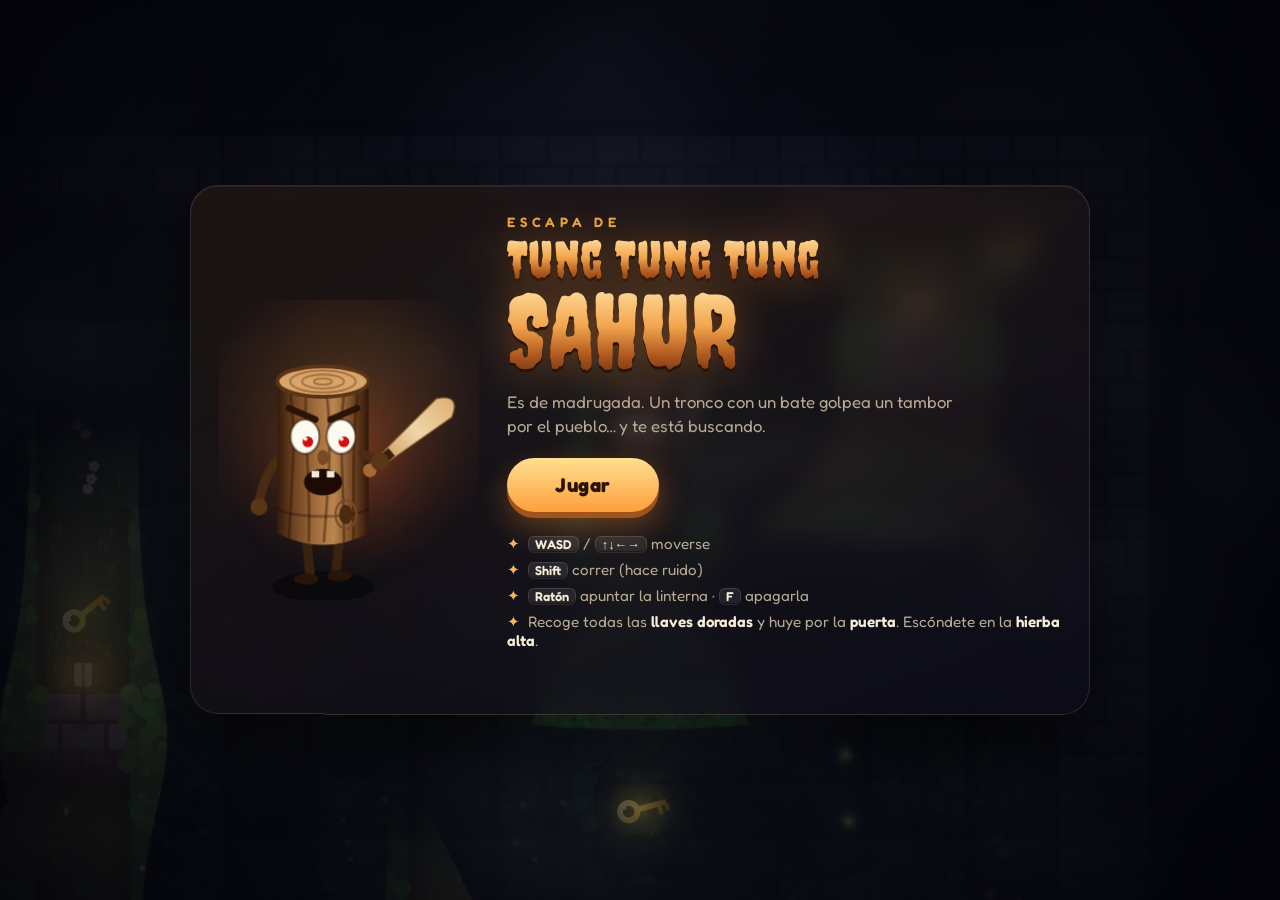
<file: index.html>
<!doctype html>
<html lang="es">
<head>
<meta charset="utf-8">
<meta name="viewport" content="width=device-width, initial-scale=1, maximum-scale=1, user-scalable=no, viewport-fit=cover">
<title>Escapa de Tung Tung Sahur</title>
<meta name="description" content="Juego de terror y huida: recoge las llaves y escapa del laberinto nocturno antes de que Tung Tung Tung Sahur te atrape.">
<meta name="theme-color" content="#07080f">
<link rel="icon" href="data:image/svg+xml,<svg xmlns='http://www.w3.org/2000/svg' viewBox='0 0 100 100'><text y='.9em' font-size='90'>🪵</text></svg>">
<link rel="preconnect" href="https://fonts.googleapis.com">
<link rel="preconnect" href="https://fonts.gstatic.com" crossorigin>
<link rel="stylesheet" href="https://fonts.googleapis.com/css2?family=Creepster&family=Fredoka:wght@400;500;600;700&display=swap">
<link rel="stylesheet" href="style.css">
</head>
<body>
<canvas id="game"></canvas>
<div id="danger"></div>

<!-- HUD de la partida -->
<div id="hud" class="hidden">
  <div class="hud-top">
    <div class="panel hud-keys">
      <div id="keys"></div>
      <div id="objective"></div>
    </div>
    <div class="hud-right">
      <div class="hud-row">
        <div class="panel hud-info"><span id="level-label">Nivel 1</span><span id="timer">00:00</span></div>
        <button id="btn-mute" class="icon-btn" aria-label="Silenciar">🔊</button>
        <button id="btn-pause" class="icon-btn" aria-label="Pausa">⏸</button>
      </div>
      <canvas id="minimap"></canvas>
    </div>
  </div>
  <div class="hud-bottom">
    <div class="stamina panel">
      <span>Energía</span>
      <div class="bar"><div id="stamina-fill"></div></div>
    </div>
  </div>
  <div id="alert"></div>
</div>

<!-- Controles táctiles -->
<div id="touch" class="hidden">
  <div id="stick-zone"></div>
  <div id="stick"><div id="stick-knob"></div></div>
  <button id="btn-light" class="touch-btn small">LUZ</button>
  <button id="btn-sprint" class="touch-btn">CORRER</button>
</div>

<!-- Menú principal -->
<section id="menu" class="screen">
  <div class="card menu-card">
    <div class="portrait-wrap"><canvas id="portrait"></canvas></div>
    <div class="menu-body">
      <p class="kicker">Escapa de</p>
      <h1 class="title"><span>Tung Tung Tung</span><strong>SAHUR</strong></h1>
      <p class="subtitle">Es de madrugada. Un tronco con un bate golpea un tambor por el pueblo… y te está buscando.</p>
      <button id="btn-play" class="btn">Jugar</button>
      <ul class="howto">
        <li><kbd>WASD</kbd> / <kbd>↑↓←→</kbd> moverse</li>
        <li><kbd>Shift</kbd> correr (hace ruido)</li>
        <li><kbd>Ratón</kbd> apuntar la linterna · <kbd>F</kbd> apagarla</li>
        <li>Recoge todas las <b>llaves doradas</b> y huye por la <b>puerta</b>. Escóndete en la <b>hierba alta</b>.</li>
      </ul>
      <p id="record"></p>
    </div>
  </div>
</section>

<section id="pause" class="screen hidden">
  <div class="card small-card">
    <h2 class="screen-title">Pausa</h2>
    <p class="subtitle">Tung… tung… ¿lo oyes? Sigue ahí fuera.</p>
    <div class="btn-col">
      <button id="btn-resume" class="btn">Continuar</button>
      <button id="btn-restart" class="btn secondary">Reiniciar nivel</button>
      <button id="btn-menu1" class="btn secondary">Menú</button>
    </div>
  </div>
</section>

<section id="gameover" class="screen hidden overlay-red">
  <div class="card small-card">
    <h2 class="screen-title danger">¡Te atrapó!</h2>
    <p id="over-line" class="subtitle"></p>
    <div id="over-stats" class="stats"></div>
    <div class="btn-col">
      <button id="btn-retry" class="btn">Reintentar</button>
      <button id="btn-menu2" class="btn secondary">Menú</button>
    </div>
  </div>
</section>

<section id="win" class="screen hidden overlay-gold">
  <div class="card small-card">
    <h2 class="screen-title good">¡Escapaste!</h2>
    <p id="win-line" class="subtitle"></p>
    <div id="win-stats" class="stats"></div>
    <div class="btn-col">
      <button id="btn-next" class="btn">Siguiente nivel</button>
      <button id="btn-menu3" class="btn secondary">Menú</button>
    </div>
  </div>
</section>

<script src="game.js"></script>
</body>
</html>
</file>
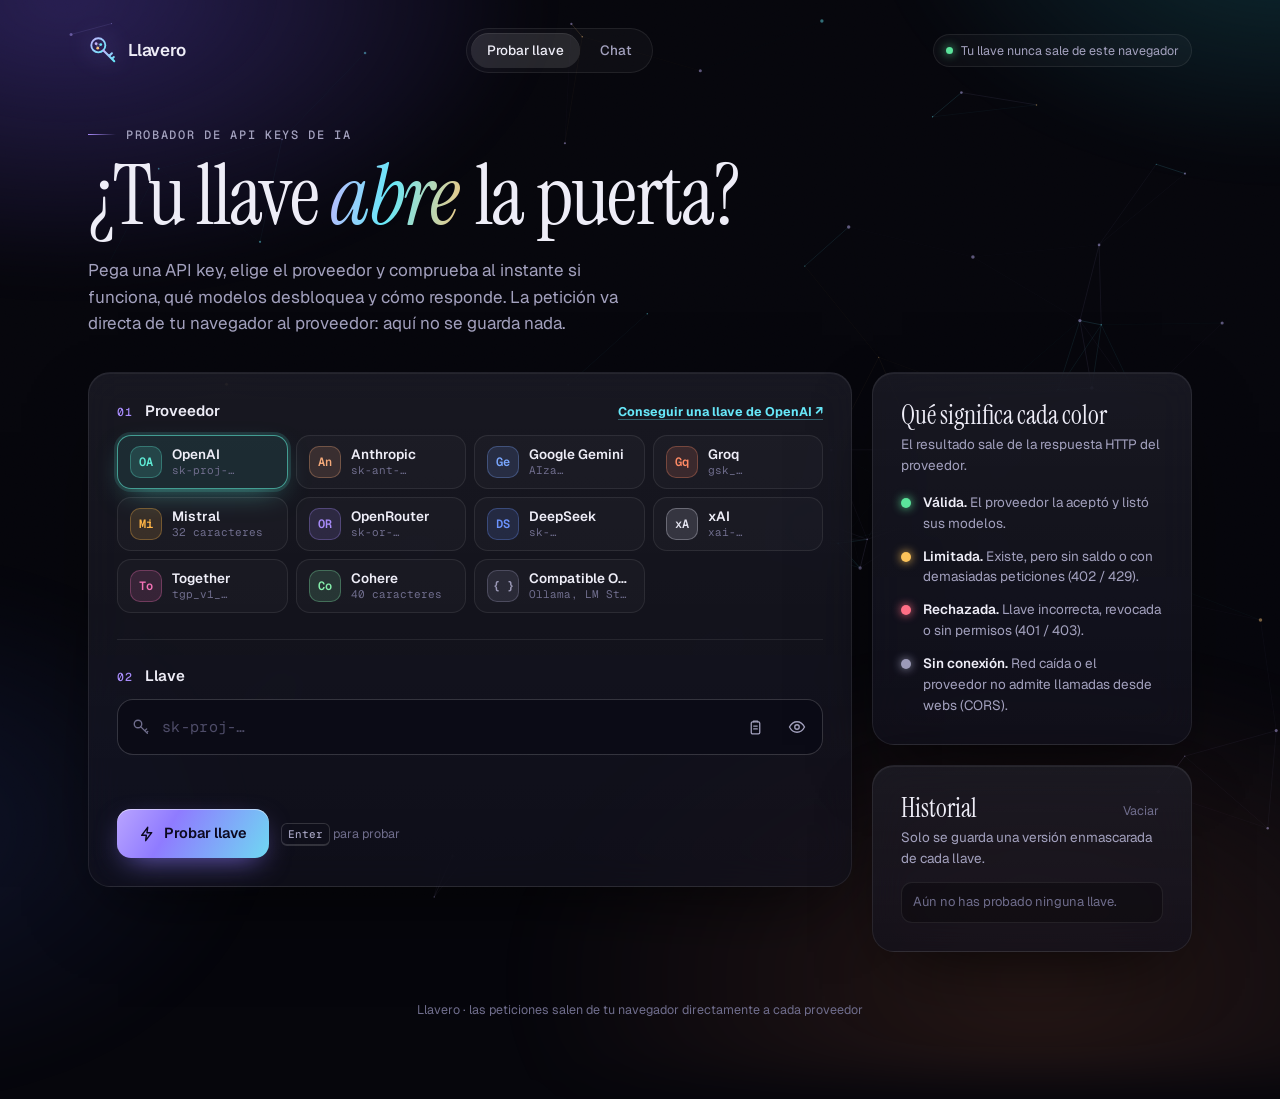
<file: llavero.html>
<!doctype html>
<html lang="es">
<head>
<meta charset="utf-8">
<meta name="viewport" content="width=device-width, initial-scale=1, viewport-fit=cover">
<title>Llavero de IA</title>
<meta name="description" content="Prueba tus API keys de IA (OpenAI, Anthropic, Gemini, Groq, Mistral, OpenRouter…) directamente desde el navegador.">
<link rel="preconnect" href="https://fonts.googleapis.com">
<link rel="preconnect" href="https://fonts.gstatic.com" crossorigin>
<link rel="stylesheet" href="https://fonts.googleapis.com/css2?family=Geist:wght@400;500;600;700&family=Geist+Mono:wght@400;500&family=Instrument+Serif:ital@0;1&display=swap">
<style>
/* Diseño: un objeto oscuro a propósito. Fondo de aurora + red neuronal en canvas;
   encima, tarjetas de cristal. La llave es la protagonista: el campo brilla al enfocarlo
   y un haz lo recorre mientras se prueba. */
@property --ang { syntax: "<angle>"; inherits: false; initial-value: 0deg; }

:root {
  --bg: #06060C;
  --ink: #EEEDF7;
  --muted: #A3A1BE;
  --faint: #6F6D8C;
  --line: rgba(255, 255, 255, .08);
  --line-2: rgba(255, 255, 255, .15);
  --glass: rgba(15, 15, 27, .66);
  --well: rgba(0, 0, 0, .28);

  --violet: #A78BFA;
  --cyan: #67E8F9;
  --amber: #FCC77A;

  --ok: #5BE49B;
  --warn: #FCC35A;
  --bad: #FF6F86;
  --net: #9C9AB8;

  --f-display: "Instrument Serif", Georgia, "Times New Roman", serif;
  --f-body: "Geist", system-ui, -apple-system, "Segoe UI", sans-serif;
  --f-mono: "Geist Mono", ui-monospace, "SFMono-Regular", Menlo, monospace;
  --r: 22px;
  color-scheme: dark;
}

*, *::before, *::after { box-sizing: border-box; }
[hidden] { display: none !important; }
html { -webkit-text-size-adjust: 100%; background: var(--bg); }
body {
  margin: 0;
  min-height: 100vh;
  background: var(--bg);
  color: var(--ink);
  font: 400 15px/1.55 var(--f-body);
  overflow-x: hidden;
  -webkit-font-smoothing: antialiased;
}
button, input, textarea { font: inherit; color: inherit; }
button { cursor: pointer; }
:focus-visible { outline: 2px solid var(--cyan); outline-offset: 3px; }
::selection { background: rgba(167, 139, 250, .35); }
a { color: var(--cyan); text-decoration-color: rgba(103, 232, 249, .35); text-underline-offset: 3px; }
a:hover { text-decoration-color: currentColor; }
.mono { font-family: var(--f-mono); font-variant-numeric: tabular-nums; }

/* Fondo */
#net { position: fixed; inset: 0; width: 100%; height: 100%; z-index: 0; }
.aurora {
  position: fixed; inset: -20%; z-index: 0; pointer-events: none;
  background:
    radial-gradient(38% 32% at 18% 14%, rgba(124, 92, 255, .30), transparent 70%),
    radial-gradient(32% 28% at 86% 8%, rgba(45, 212, 230, .18), transparent 70%),
    radial-gradient(42% 38% at 72% 92%, rgba(255, 140, 90, .13), transparent 70%),
    radial-gradient(30% 30% at 8% 80%, rgba(80, 120, 255, .12), transparent 70%);
  filter: blur(24px);
  animation: drift 30s ease-in-out infinite alternate;
}
@keyframes drift { to { transform: translate3d(3%, -2%, 0) rotate(5deg) scale(1.06); } }
.grain {
  position: fixed; inset: 0; z-index: 1; pointer-events: none; opacity: .06; mix-blend-mode: overlay;
  background-image: url("data:image/svg+xml;utf8,<svg xmlns='http://www.w3.org/2000/svg' width='160' height='160'><filter id='n'><feTurbulence type='fractalNoise' baseFrequency='.9' numOctaves='2' stitchTiles='stitch'/></filter><rect width='100%' height='100%' filter='url(%23n)'/></svg>");
}

.shell {
  position: relative; z-index: 2;
  max-width: 1160px; margin: 0 auto;
  padding: 20px 16px 64px;
}
@media (min-width: 720px) { .shell { padding: 28px 28px 80px; } }

/* Cabecera */
.top { display: flex; align-items: center; justify-content: space-between; gap: 12px; flex-wrap: wrap; }
.brand { display: flex; align-items: center; gap: 10px; font-weight: 600; letter-spacing: -.01em; font-size: 17px; }
.brand svg { filter: drop-shadow(0 0 12px rgba(167, 139, 250, .45)); }
.pill {
  display: inline-flex; align-items: center; gap: 8px;
  padding: 6px 12px; border-radius: 999px;
  border: 1px solid var(--line); background: rgba(255, 255, 255, .03);
  color: var(--muted); font-size: 12.5px;
}
.pill .dot { width: 7px; height: 7px; border-radius: 50%; background: var(--ok); box-shadow: 0 0 10px var(--ok); }

/* Portada */
.hero { padding: 56px 0 36px; max-width: 760px; }
.eyebrow {
  margin: 0 0 14px; font: 500 12px/1 var(--f-mono); letter-spacing: .14em; text-transform: uppercase; color: var(--muted);
  display: flex; align-items: center; gap: 10px;
}
.eyebrow::before { content: ""; width: 28px; height: 1px; background: linear-gradient(90deg, var(--violet), transparent); }
h1 {
  margin: 0; font: 400 clamp(44px, 8vw, 84px)/.98 var(--f-display); letter-spacing: -.02em; text-wrap: balance;
}
h1 em {
  font-style: italic; padding-right: .06em;
  background: linear-gradient(100deg, #C4B5FD 0%, var(--cyan) 45%, var(--amber) 100%);
  -webkit-background-clip: text; background-clip: text; color: transparent;
}
.lede { margin: 20px 0 0; max-width: 560px; color: var(--muted); font-size: 17px; text-wrap: pretty; }

/* Rejilla principal */
.grid { display: grid; gap: 20px; align-items: start; }
@media (min-width: 940px) { .grid { grid-template-columns: minmax(0, 1fr) 320px; } }
.stack { display: grid; gap: 20px; min-width: 0; }

.card {
  position: relative;
  background: linear-gradient(180deg, rgba(255, 255, 255, .05), rgba(255, 255, 255, .012)), var(--glass);
  border: 1px solid var(--line);
  border-radius: var(--r);
  padding: 22px;
  backdrop-filter: blur(18px) saturate(140%);
  -webkit-backdrop-filter: blur(18px) saturate(140%);
  box-shadow: inset 0 1px 0 rgba(255, 255, 255, .06), 0 30px 80px -30px rgba(0, 0, 0, .8);
  min-width: 0;
}
@media (min-width: 720px) { .card { padding: 28px; } }
.card.enter { animation: rise .55s cubic-bezier(.2, .8, .2, 1) both; }
@keyframes rise { from { opacity: 0; transform: translateY(14px) scale(.985); } }

.step { display: flex; align-items: baseline; gap: 12px; margin: 0 0 14px; font-size: 15px; line-height: 1.3; }
.step b { font: 500 11.5px/1 var(--f-mono); color: var(--violet); letter-spacing: .08em; }
.step span { font-weight: 600; font-size: 15px; }
.step small { margin-left: auto; color: var(--faint); font-size: 12.5px; }
.sep { height: 1px; background: var(--line); margin: 26px 0; border: 0; }

/* Proveedores */
.providers { display: grid; grid-template-columns: repeat(auto-fill, minmax(140px, 1fr)); gap: 8px; }
.chip {
  --pc: var(--net);
  display: grid; grid-template-columns: auto 1fr; grid-template-rows: auto auto; column-gap: 10px; align-items: center;
  text-align: left; padding: 10px 12px; border-radius: 14px;
  border: 1px solid var(--line); background: rgba(255, 255, 255, .025);
  transition: border-color .2s, background .2s, transform .2s, box-shadow .2s;
}
.chip:hover { border-color: var(--line-2); background: rgba(255, 255, 255, .05); transform: translateY(-1px); }
.chip[aria-checked="true"] {
  border-color: color-mix(in oklab, var(--pc) 60%, transparent);
  background: color-mix(in oklab, var(--pc) 10%, transparent);
  box-shadow: 0 0 0 3px color-mix(in oklab, var(--pc) 14%, transparent), 0 10px 30px -12px color-mix(in oklab, var(--pc) 60%, transparent);
}
.chip .mk { grid-row: span 2; width: 32px; height: 32px; border-radius: 10px; }
.chip .pn { font-weight: 600; font-size: 13.5px; line-height: 1.2; white-space: nowrap; overflow: hidden; text-overflow: ellipsis; }
.chip .ph { font: 400 11px/1.3 var(--f-mono); color: var(--faint); white-space: nowrap; overflow: hidden; text-overflow: ellipsis; }

/* Campo de la llave */
.keyfield {
  --ang: 0deg;
  position: relative; border-radius: 16px; padding: 1px;
  background: var(--line-2);
  transition: background .3s;
}
.keyfield:focus-within, .keyfield.scanning {
  background: conic-gradient(from var(--ang), var(--violet), var(--cyan), var(--amber), var(--violet));
  animation: spin 4s linear infinite;
}
@keyframes spin { to { --ang: 360deg; } }
.keyfield-in {
  position: relative; display: flex; align-items: center; gap: 4px;
  border-radius: 15px; background: #0B0B16; padding: 6px 6px 6px 14px; overflow: hidden;
}
.keyfield-in > svg { flex: none; color: var(--faint); }
.keyfield:focus-within .keyfield-in > svg { color: var(--violet); }
#key {
  flex: 1; min-width: 0; border: 0; outline: 0; background: transparent;
  padding: 12px 8px; font: 400 15px/1.2 var(--f-mono); letter-spacing: .02em;
}
#key::placeholder { color: #4E4C68; }
.keyfield.scanning .keyfield-in::after {
  content: ""; position: absolute; top: 0; bottom: 0; width: 40%; left: -40%;
  background: linear-gradient(90deg, transparent, rgba(103, 232, 249, .16), rgba(167, 139, 250, .22), transparent);
  animation: beam 1.3s ease-in-out infinite;
}
@keyframes beam { to { left: 100%; } }
.icon-btn {
  flex: none; width: 38px; height: 38px; display: grid; place-items: center;
  border: 0; border-radius: 10px; background: transparent; color: var(--muted);
  transition: background .2s, color .2s;
}
.icon-btn:hover { background: rgba(255, 255, 255, .06); color: var(--ink); }
.field-meta { display: flex; flex-wrap: wrap; align-items: center; gap: 8px 14px; margin-top: 10px; font-size: 12.5px; color: var(--faint); min-height: 22px; }
.detected {
  display: inline-flex; align-items: center; gap: 6px; padding: 3px 9px; border-radius: 999px;
  color: var(--ink); background: color-mix(in oklab, var(--pc, var(--violet)) 16%, transparent);
  border: 1px solid color-mix(in oklab, var(--pc, var(--violet)) 35%, transparent);
  animation: rise .35s ease both;
}
.detected i { width: 6px; height: 6px; border-radius: 50%; background: var(--pc, var(--violet)); }

.text-in {
  width: 100%; border: 1px solid var(--line-2); border-radius: 12px; background: #0B0B16;
  padding: 11px 13px; font: 400 14px/1.3 var(--f-mono); outline: 0; transition: border-color .2s, box-shadow .2s;
}
.text-in:focus { border-color: color-mix(in oklab, var(--violet) 70%, transparent); box-shadow: 0 0 0 4px rgba(167, 139, 250, .14); }
label.lbl { display: block; font-size: 12.5px; color: var(--muted); margin: 14px 0 6px; }

.actions { display: flex; flex-wrap: wrap; align-items: center; gap: 12px; margin-top: 22px; }
.btn {
  position: relative; display: inline-flex; align-items: center; justify-content: center; gap: 9px;
  padding: 13px 22px; border-radius: 14px; border: 1px solid var(--line-2);
  background: rgba(255, 255, 255, .04); font-weight: 600; font-size: 14.5px; white-space: nowrap;
  transition: transform .15s, box-shadow .25s, background .2s, opacity .2s;
}
.btn:hover { background: rgba(255, 255, 255, .08); }
.btn:active { transform: translateY(1px) scale(.99); }
.btn:disabled { opacity: .55; cursor: progress; }
.btn.primary {
  border: 0; color: #0C0920; overflow: hidden;
  background: linear-gradient(120deg, #B9A4FF 0%, #8F7BFF 35%, #6FD8F2 100%);
  box-shadow: 0 10px 30px -10px rgba(143, 123, 255, .8), inset 0 1px 0 rgba(255, 255, 255, .5);
}
.btn.primary:hover { box-shadow: 0 14px 40px -10px rgba(143, 123, 255, .95), inset 0 1px 0 rgba(255, 255, 255, .5); }
.btn.primary::after {
  content: ""; position: absolute; inset: 0; transform: translateX(-120%);
  background: linear-gradient(100deg, transparent 30%, rgba(255, 255, 255, .55) 50%, transparent 70%);
  animation: sheen 3.6s ease-in-out infinite;
}
@keyframes sheen { 0%, 60% { transform: translateX(-120%); } 100% { transform: translateX(120%); } }
.btn.sm { padding: 8px 13px; font-size: 13px; border-radius: 11px; }
.spinner { width: 15px; height: 15px; border-radius: 50%; border: 2px solid currentColor; border-right-color: transparent; animation: rot .7s linear infinite; }
@keyframes rot { to { transform: rotate(360deg); } }
.hint { color: var(--faint); font-size: 12.5px; }
kbd { font: 500 11px/1 var(--f-mono); padding: 3px 6px; border-radius: 6px; border: 1px solid var(--line-2); border-bottom-width: 2px; color: var(--muted); }

/* Resultado */
.res-head { display: flex; gap: 20px; align-items: center; }
.orb {
  --c: var(--net);
  position: relative; flex: none; width: 76px; height: 76px; border-radius: 50%;
  display: grid; place-items: center; color: #08080F;
  background: radial-gradient(circle at 34% 28%, color-mix(in oklab, var(--c) 70%, white), var(--c) 45%, color-mix(in oklab, var(--c) 45%, black) 100%);
  box-shadow: 0 0 0 6px color-mix(in oklab, var(--c) 12%, transparent), 0 0 50px -4px color-mix(in oklab, var(--c) 70%, transparent);
  animation: pop .5s cubic-bezier(.3, 1.6, .5, 1) both;
}
.orb::before, .orb::after {
  content: ""; position: absolute; inset: -6px; border-radius: 50%;
  border: 1px solid color-mix(in oklab, var(--c) 55%, transparent);
  animation: ripple 2.6s ease-out infinite;
}
.orb::after { animation-delay: 1.3s; }
@keyframes ripple { from { transform: scale(1); opacity: .9; } to { transform: scale(1.7); opacity: 0; } }
@keyframes pop { from { transform: scale(.4); opacity: 0; } }
.orb.ok { --c: var(--ok); } .orb.warn { --c: var(--warn); } .orb.bad { --c: var(--bad); }
.orb.error { --c: var(--warn); } .orb.net { --c: var(--net); }
.orb.loading {
  --ang: 0deg;
  background: conic-gradient(from var(--ang), transparent 0 20%, var(--violet), var(--cyan));
  box-shadow: 0 0 50px -6px rgba(167, 139, 250, .6);
  animation: spin 1.1s linear infinite;
}
.orb.loading::before { inset: 3px; border: 0; background: #0E0E1A; animation: none; }
.orb.loading::after { display: none; }
.orb svg { position: relative; }

.res-title { margin: 0; font: 400 34px/1.05 var(--f-display); letter-spacing: -.01em; }
.res-sub { margin: 6px 0 0; color: var(--muted); font-size: 14px; overflow-wrap: anywhere; }
.res-key { display: inline-block; margin-top: 8px; font: 400 12px var(--f-mono); color: var(--faint); }

.stats { display: grid; grid-template-columns: repeat(3, minmax(0, 1fr)); gap: 10px; margin-top: 22px; }
.stat { padding: 14px 16px; border-radius: 14px; background: var(--well); border: 1px solid var(--line); min-width: 0; }
.stat dt { font: 500 11px/1 var(--f-mono); letter-spacing: .08em; text-transform: uppercase; color: var(--faint); }
.stat dd { margin: 8px 0 0; font: 500 24px/1 var(--f-mono); letter-spacing: -.02em; white-space: nowrap; overflow: hidden; text-overflow: ellipsis; }
.stat dd small { font-size: 13px; color: var(--muted); margin-left: 2px; }

.kv { margin: 18px 0 0; display: grid; grid-template-columns: max-content 1fr; gap: 8px 18px; font-size: 13.5px; }
.kv dt { color: var(--faint); }
.kv dd { margin: 0; font-family: var(--f-mono); overflow-wrap: anywhere; }
.note {
  margin: 18px 0 0; padding: 12px 14px; border-radius: 12px; font-size: 13.5px; color: var(--muted);
  background: rgba(255, 255, 255, .03); border: 1px dashed var(--line-2);
}
.note ul { margin: 6px 0 0; padding-left: 18px; }

.models-head { display: flex; flex-wrap: wrap; align-items: center; gap: 10px; margin: 26px 0 10px; }
.models-head h3 { margin: 0; font-size: 14px; font-weight: 600; }
.models-head .text-in { flex: 1; min-width: 160px; max-width: 260px; margin-left: auto; padding: 8px 11px; font-size: 13px; }
.models {
  display: flex; flex-wrap: wrap; gap: 6px; max-height: 236px; overflow: auto; padding: 2px;
  mask-image: linear-gradient(180deg, #000 85%, transparent);
  -webkit-mask-image: linear-gradient(180deg, #000 85%, transparent);
  padding-bottom: 24px;
}
.model {
  border: 1px solid var(--line); background: rgba(255, 255, 255, .03); border-radius: 9px;
  padding: 5px 9px; font: 400 12.5px/1.3 var(--f-mono); color: var(--muted);
  transition: border-color .15s, color .15s, background .15s; max-width: 100%; overflow: hidden; text-overflow: ellipsis; white-space: nowrap;
}
.model:hover { color: var(--ink); border-color: var(--line-2); }
.model[aria-pressed="true"] { color: var(--ink); border-color: rgba(103, 232, 249, .55); background: rgba(103, 232, 249, .08); }
.empty { color: var(--faint); font-size: 13px; }

.skel { height: 12px; border-radius: 6px; margin-top: 10px; background: linear-gradient(90deg, rgba(255, 255, 255, .04), rgba(255, 255, 255, .1), rgba(255, 255, 255, .04)); background-size: 200% 100%; animation: shimmer 1.4s linear infinite; }
@keyframes shimmer { to { background-position: -200% 0; } }

/* Chat: una columna de mensajes que ocupa casi toda la pantalla; el compositor queda abajo */
.seg { display: inline-flex; gap: 4px; padding: 4px; border-radius: 999px; border: 1px solid var(--line); background: rgba(255, 255, 255, .03); }
.seg button { border: 0; background: transparent; color: var(--muted); padding: 7px 16px; border-radius: 999px; font-size: 13.5px; font-weight: 500; transition: background .2s, color .2s; }
.seg button:hover { color: var(--ink); }
.seg button[aria-pressed="true"] { background: rgba(255, 255, 255, .1); color: var(--ink); box-shadow: inset 0 1px 0 rgba(255, 255, 255, .08); }
@media (max-width: 640px) { .top .pill { display: none; } }

.chatview {
  display: flex; flex-direction: column; margin-top: 24px; padding: 0; overflow: hidden;
  height: calc(100dvh - 130px); min-height: 520px; max-height: 920px;
}
.chat-top { display: flex; flex-wrap: wrap; align-items: center; gap: 10px 14px; padding: 14px 18px; border-bottom: 1px solid var(--line); }
.who { display: flex; align-items: center; gap: 10px; min-width: 0; }
.who b { display: block; font-weight: 600; font-size: 14px; line-height: 1.2; }
.who .mono { font-size: 11.5px; color: var(--faint); }
.who .link-btn { padding: 0; font: inherit; color: var(--cyan); }
.mk {
  flex: none; width: 34px; height: 34px; border-radius: 11px; display: grid; place-items: center;
  font: 600 12px/1 var(--f-mono); color: var(--pc, var(--net));
  background: color-mix(in oklab, var(--pc, var(--net)) 14%, transparent);
  border: 1px solid color-mix(in oklab, var(--pc, var(--net)) 30%, transparent);
}
.chat-model { flex: 1 1 200px; max-width: 340px; margin-left: auto; }
.chat-model .text-in { padding: 8px 11px; font-size: 13px; }
select.text-in { appearance: none; cursor: pointer; padding-right: 30px; background: #0B0B16 url("data:image/svg+xml;utf8,<svg xmlns='http://www.w3.org/2000/svg' width='12' height='12' viewBox='0 0 24 24' fill='none' stroke='%23A3A1BE' stroke-width='2.5' stroke-linecap='round'><path d='m6 9 6 6 6-6'/></svg>") no-repeat right 11px center; }
.chat-tools { display: flex; gap: 8px; }
.sys { padding: 12px 18px 14px; border-bottom: 1px solid var(--line); background: rgba(0, 0, 0, .18); }
.sys textarea { resize: vertical; font-family: var(--f-body); font-size: 14px; }

.msgs { flex: 1; min-height: 0; overflow-y: auto; padding: 26px 18px; display: flex; flex-direction: column; gap: 22px; }
@media (min-width: 720px) { .msgs { padding: 30px 32px; } }
.msg.user {
  align-self: flex-end; max-width: min(82%, 620px); padding: 10px 15px;
  border-radius: 18px 18px 6px 18px; white-space: pre-wrap; overflow-wrap: anywhere;
  background: linear-gradient(135deg, rgba(167, 139, 250, .22), rgba(103, 232, 249, .10));
  border: 1px solid rgba(167, 139, 250, .28);
  animation: rise .3s ease both;
}
.msg.bot { display: grid; grid-template-columns: 30px minmax(0, 1fr); gap: 12px; max-width: 780px; }
.avatar {
  width: 30px; height: 30px; border-radius: 50%; margin-top: 2px;
  background: radial-gradient(circle at 34% 28%, color-mix(in oklab, var(--pc, var(--violet)) 60%, white), var(--pc, var(--violet)) 45%, color-mix(in oklab, var(--pc, var(--violet)) 40%, black));
  box-shadow: 0 0 20px -3px color-mix(in oklab, var(--pc, var(--violet)) 80%, transparent);
}
.avatar.big { width: 56px; height: 56px; margin: 0; }
.msg.pending .avatar { animation: breathe 1.4s ease-in-out infinite; }
@keyframes breathe { 50% { transform: scale(.86); box-shadow: 0 0 30px 0 color-mix(in oklab, var(--pc) 80%, transparent); } }
.who-l { display: block; margin-bottom: 4px; font: 500 11.5px/1.4 var(--f-mono); color: var(--faint); overflow: hidden; text-overflow: ellipsis; white-space: nowrap; }
.msg .body { white-space: pre-wrap; overflow-wrap: anywhere; line-height: 1.65; font-size: 15px; }
.msg .body code { font: 13px var(--f-mono); padding: 1px 6px; border-radius: 6px; background: rgba(255, 255, 255, .08); }
.msg .body pre.code { white-space: pre; overflow-x: auto; margin: 6px 0; padding: 12px 14px; border-radius: 12px; background: #05050B; border: 1px solid var(--line); }
.msg .body pre.code code { padding: 0; background: none; font-size: 12.5px; line-height: 1.6; }
.msg .body b { font-weight: 600; }
.msg-err { margin-top: 6px; padding: 10px 13px; border-radius: 12px; font-size: 14px; color: var(--ink); background: rgba(255, 111, 134, .1); border: 1px solid rgba(255, 111, 134, .35); overflow-wrap: anywhere; }
.msg .meta { display: flex; flex-wrap: wrap; gap: 4px 14px; margin-top: 8px; font: 400 11.5px var(--f-mono); color: var(--faint); }
.caret { display: inline-block; width: 8px; height: 1.05em; vertical-align: -2px; margin-left: 2px; background: var(--cyan); animation: blink 1s steps(2) infinite; }
@keyframes blink { 50% { opacity: 0; } }
.thinking { display: inline-flex; gap: 5px; padding: 8px 0; }
.thinking i { width: 7px; height: 7px; border-radius: 50%; background: var(--muted); animation: hop 1.2s ease-in-out infinite; }
.thinking i:nth-child(2) { animation-delay: .15s; }
.thinking i:nth-child(3) { animation-delay: .3s; }
@keyframes hop { 30% { transform: translateY(-5px); opacity: 1; } 0%, 60%, 100% { opacity: .35; } }

.empty-chat { margin: auto; max-width: 520px; display: grid; justify-items: center; gap: 12px; text-align: center; }
.empty-chat h3 { margin: 6px 0 0; font: 400 clamp(30px, 5vw, 40px)/1.05 var(--f-display); text-wrap: balance; overflow-wrap: anywhere; }
.empty-chat p { margin: 0; color: var(--muted); font-size: 14px; text-wrap: pretty; }
.sugs { display: flex; flex-wrap: wrap; justify-content: center; gap: 8px; margin-top: 6px; }
.sug { padding: 8px 13px; border-radius: 999px; border: 1px solid var(--line-2); background: rgba(255, 255, 255, .03); font-size: 13px; color: var(--muted); transition: color .2s, border-color .2s, background .2s; }
.sug:hover { color: var(--ink); border-color: rgba(167, 139, 250, .5); background: rgba(167, 139, 250, .08); }

.composer {
  display: flex; align-items: flex-end; gap: 10px; margin: 0 14px; padding: 8px 8px 8px 16px;
  border-radius: 18px; background: #0B0B16; border: 1px solid var(--line-2); transition: border-color .2s, box-shadow .2s;
}
.composer:focus-within { border-color: color-mix(in oklab, var(--violet) 70%, transparent); box-shadow: 0 0 0 4px rgba(167, 139, 250, .14); }
#prompt { flex: 1; min-width: 0; max-height: 200px; padding: 9px 0; border: 0; outline: 0; resize: none; background: transparent; font-size: 15px; line-height: 1.5; }
#prompt::placeholder { color: #5A5876; }
.send {
  flex: none; width: 40px; height: 40px; border: 0; border-radius: 12px; display: grid; place-items: center;
  color: #0C0920; background: linear-gradient(120deg, #B9A4FF, #6FD8F2);
  box-shadow: 0 6px 20px -8px rgba(143, 123, 255, .9); transition: transform .15s, background .2s;
}
.send:active { transform: scale(.94); }
.send.stop { color: var(--ink); background: rgba(255, 255, 255, .12); box-shadow: none; }
.chat-foot { margin: 0; padding: 10px 18px 14px; text-align: center; font-size: 12px; color: var(--faint); }
@media (max-width: 560px) {
  .chatview { height: calc(100dvh - 96px); margin-top: 16px; }
  .chat-model { margin-left: 0; max-width: none; }
  .chat-tools { width: 100%; }
  .chat-tools .btn { flex: 1; }
  .composer { margin: 0 10px; }
}

/* Modo Claude: la página no puede llamar a otros servidores, así que prepara comandos de terminal */
.banner {
  display: grid; grid-template-columns: auto 1fr; gap: 12px; align-items: start;
  margin: 0 0 22px; padding: 14px 16px; border-radius: 14px; font-size: 13.5px; color: var(--muted);
  background: linear-gradient(120deg, rgba(167, 139, 250, .10), rgba(103, 232, 249, .06));
  border: 1px solid rgba(167, 139, 250, .28);
}
.banner svg { color: var(--violet); margin-top: 1px; }
.banner b { color: var(--ink); font-weight: 600; }
.term { margin-top: 16px; border-radius: 16px; background: #05050B; border: 1px solid var(--line); overflow: hidden; }
.term + .term { margin-top: 12px; }
.term-bar { display: flex; align-items: center; gap: 10px; padding: 10px 12px 10px 14px; border-bottom: 1px solid var(--line); }
.term-bar .dots { display: flex; gap: 6px; }
.term-bar .dots i { width: 9px; height: 9px; border-radius: 50%; background: #2A2940; }
.term-bar .dots i:first-child { background: rgba(255, 111, 134, .7); }
.term-bar .dots i:nth-child(2) { background: rgba(252, 195, 90, .7); }
.term-bar .dots i:last-child { background: rgba(91, 228, 155, .7); }
.term-bar > span:not(.dots) { font-size: 12.5px; color: var(--muted); min-width: 0; flex: 1; }
.term pre { margin: 0; padding: 14px 16px 16px; overflow-x: auto; font: 400 12.5px/1.65 var(--f-mono); color: var(--ink); }
.term .fl { color: var(--cyan); }
.term .vr { color: var(--violet); }
.term .cm { color: var(--faint); }
.check { display: inline-flex; align-items: center; gap: 8px; font-size: 13px; color: var(--muted); cursor: pointer; }
.check input { accent-color: var(--violet); width: 15px; height: 15px; }

/* Columna lateral */
.side h2 { margin: 0 0 4px; font: 400 26px/1.1 var(--f-display); }
.side p { margin: 0; color: var(--muted); font-size: 13.5px; }
.legend { list-style: none; margin: 16px 0 0; padding: 0; display: grid; gap: 12px; font-size: 13.5px; }
.legend li { display: grid; grid-template-columns: 12px 1fr; gap: 10px; align-items: baseline; }
.legend i { width: 10px; height: 10px; border-radius: 50%; background: var(--c); box-shadow: 0 0 10px var(--c); transform: translateY(1px); }
.legend b { font-weight: 600; }
.legend span { color: var(--muted); }
.hist { list-style: none; margin: 14px 0 0; padding: 0; display: grid; gap: 6px; }
.hist li {
  display: grid; grid-template-columns: 8px 1fr auto; gap: 10px; align-items: center;
  padding: 9px 11px; border-radius: 11px; background: var(--well); border: 1px solid var(--line); font-size: 13px;
}
.hist i { width: 8px; height: 8px; border-radius: 50%; background: var(--c); }
.hist .hk { font: 400 12px var(--f-mono); color: var(--faint); display: block; overflow: hidden; text-overflow: ellipsis; white-space: nowrap; }
.hist .ht { font: 400 11.5px var(--f-mono); color: var(--faint); text-align: right; }
.side-head { display: flex; align-items: center; justify-content: space-between; gap: 10px; }
.link-btn { border: 0; background: none; padding: 4px; color: var(--faint); font-size: 12.5px; }
.link-btn:hover { color: var(--ink); }

footer { margin-top: 48px; color: var(--faint); font-size: 12.5px; text-align: center; }

.toast {
  position: fixed; left: 50%; bottom: 24px; z-index: 10; transform: translate(-50%, 20px); opacity: 0;
  padding: 10px 16px; border-radius: 12px; background: #15152A; border: 1px solid var(--line-2);
  font-size: 13.5px; box-shadow: 0 20px 50px -10px rgba(0, 0, 0, .8); transition: opacity .25s, transform .25s; pointer-events: none;
}
.toast.show { opacity: 1; transform: translate(-50%, 0); }
.shake { animation: shake .4s; }
@keyframes shake { 20%, 60% { transform: translateX(-6px); } 40%, 80% { transform: translateX(6px); } }

@media (max-width: 560px) {
  .res-head { flex-direction: column; align-items: flex-start; gap: 16px; }
  .stats { grid-template-columns: 1fr 1fr; }
  .stats .stat:last-child { grid-column: span 2; }
  .actions .btn.primary { flex: 1; }
  .hero { padding: 36px 0 26px; }
}
@media (prefers-reduced-motion: reduce) {
  *, *::before, *::after { animation-duration: .001ms !important; animation-iteration-count: 1 !important; transition-duration: .001ms !important; }
}
</style>
</head>
<body>
<canvas id="net" aria-hidden="true"></canvas>
<div class="aurora" aria-hidden="true"></div>
<div class="grain" aria-hidden="true"></div>

<div class="shell">
  <header class="top">
    <div class="brand">
      <svg width="30" height="30" viewBox="0 0 32 32" aria-hidden="true">
        <defs><linearGradient id="lg" x1="0" y1="0" x2="1" y2="1"><stop offset="0" stop-color="#C4B5FD"/><stop offset="1" stop-color="#67E8F9"/></linearGradient></defs>
        <circle cx="11" cy="11" r="7.5" fill="none" stroke="url(#lg)" stroke-width="2"/>
        <path d="M8.6 9.2 13.6 10.2 10.4 14Z" fill="none" stroke="rgba(255,255,255,.45)" stroke-width=".7"/>
        <circle cx="8.6" cy="9.2" r="1.5" fill="#C4B5FD"/><circle cx="13.6" cy="10.2" r="1.5" fill="#67E8F9"/><circle cx="10.4" cy="14" r="1.5" fill="#FCC77A"/>
        <path d="M16.5 16.5 28 28M22.5 22.5l3-3M25.5 25.5l2-2" fill="none" stroke="url(#lg)" stroke-width="2.2" stroke-linecap="round"/>
      </svg>
      Llavero
    </div>
    <nav class="seg" aria-label="Modo">
      <button type="button" id="tabTest" aria-pressed="true">Probar llave</button>
      <button type="button" id="tabChat" aria-pressed="false">Chat</button>
    </nav>
    <span class="pill"><span class="dot"></span>Tu llave nunca sale de este navegador</span>
  </header>

  <div id="viewTest">

  <section class="hero">
    <p class="eyebrow">Probador de API keys de IA</p>
    <h1>¿Tu llave <em>abre</em> la puerta?</h1>
    <p class="lede">Pega una API key, elige el proveedor y comprueba al instante si funciona, qué modelos desbloquea y cómo responde. La petición va directa de tu navegador al proveedor: aquí no se guarda nada.</p>
  </section>

  <div class="grid">
    <main class="stack">
      <form class="card" id="form" autocomplete="off" novalidate>
        <div class="banner" id="claudeBanner" hidden>
          <svg width="18" height="18" viewBox="0 0 24 24" fill="none" stroke="currentColor" stroke-width="2" stroke-linecap="round" stroke-linejoin="round" aria-hidden="true"><path d="m4 17 6-5-6-5M12 19h8"/></svg>
          <div><b>Estás dentro de Claude.</b> Aquí las páginas no pueden conectarse a otros servidores, así que Llavero prepara los comandos para que pruebes tu llave desde la terminal. Para probarla con un clic, abre <span class="mono">llavero.html</span> directamente en tu navegador. En la pestaña <b>Chat</b> puedes hablar con Claude.</div>
        </div>
        <h2 class="step"><b>01</b><span>Proveedor</span><small id="getKey"></small></h2>
        <div class="providers" id="providers" role="radiogroup" aria-label="Proveedor"></div>

        <div id="baseWrap" hidden>
          <label class="lbl" for="base">URL base compatible con OpenAI (sin <span class="mono">/models</span>)</label>
          <input class="text-in" id="base" type="url" inputmode="url" placeholder="https://mi-servidor.com/v1" spellcheck="false">
        </div>

        <hr class="sep">

        <h2 class="step"><b>02</b><span>Llave</span></h2>
        <div class="keyfield" id="keyfield">
          <div class="keyfield-in">
            <svg width="18" height="18" viewBox="0 0 24 24" fill="none" stroke="currentColor" stroke-width="1.8" stroke-linecap="round" aria-hidden="true"><circle cx="8" cy="8" r="5"/><path d="m11.5 11.5 9 9M17 17l2.5-2.5M19.5 19.5l1.5-1.5"/></svg>
            <input id="key" type="password" aria-label="API key" placeholder="sk-…" spellcheck="false" autocapitalize="off" autocorrect="off">
            <button type="button" class="icon-btn" id="paste" title="Pegar del portapapeles" aria-label="Pegar del portapapeles">
              <svg width="17" height="17" viewBox="0 0 24 24" fill="none" stroke="currentColor" stroke-width="1.8" stroke-linecap="round" stroke-linejoin="round" aria-hidden="true"><rect x="6" y="4" width="12" height="17" rx="2"/><path d="M9 4V3h6v1M9.5 10h5M9.5 14h5"/></svg>
            </button>
            <button type="button" class="icon-btn" id="reveal" title="Mostrar llave" aria-label="Mostrar llave" aria-pressed="false">
              <svg width="18" height="18" viewBox="0 0 24 24" fill="none" stroke="currentColor" stroke-width="1.8" stroke-linecap="round" aria-hidden="true"><path d="M2 12s3.6-7 10-7 10 7 10 7-3.6 7-10 7S2 12 2 12Z"/><circle cx="12" cy="12" r="3"/></svg>
            </button>
          </div>
        </div>
        <div class="field-meta" id="keyMeta"></div>

        <div class="actions">
          <button class="btn primary" id="go" type="submit">
            <svg width="16" height="16" viewBox="0 0 24 24" fill="none" stroke="currentColor" stroke-width="2.2" stroke-linecap="round" stroke-linejoin="round" aria-hidden="true"><path d="M13 2 4 14h7l-1 8 9-12h-7Z"/></svg>
            <span>Probar llave</span>
          </button>
          <span class="hint"><kbd>Enter</kbd> para probar</span>
        </div>
      </form>

      <section class="card" id="result" aria-live="polite" hidden></section>

    </main>

    <aside class="stack side">
      <section class="card">
        <h2>Qué significa cada color</h2>
        <p>El resultado sale de la respuesta HTTP del proveedor.</p>
        <ul class="legend">
          <li style="--c:var(--ok)"><i></i><div><b>Válida.</b> <span>El proveedor la aceptó y listó sus modelos.</span></div></li>
          <li style="--c:var(--warn)"><i></i><div><b>Limitada.</b> <span>Existe, pero sin saldo o con demasiadas peticiones (402 / 429).</span></div></li>
          <li style="--c:var(--bad)"><i></i><div><b>Rechazada.</b> <span>Llave incorrecta, revocada o sin permisos (401 / 403).</span></div></li>
          <li style="--c:var(--net)"><i></i><div><b>Sin conexión.</b> <span>Red caída o el proveedor no admite llamadas desde webs (CORS).</span></div></li>
        </ul>
      </section>

      <section class="card">
        <div class="side-head">
          <h2>Historial</h2>
          <button class="link-btn" id="clearHist" type="button">Vaciar</button>
        </div>
        <p>Solo se guarda una versión enmascarada de cada llave.</p>
        <ul class="hist" id="hist"></ul>
      </section>
    </aside>
  </div>

  </div>

  <section class="card chatview" id="viewChat" hidden>
    <div class="chat-top">
      <div class="who" id="chatWho"></div>
      <div class="chat-model" id="modelWrap">
        <input class="text-in" id="model" list="modelList" spellcheck="false" autocomplete="off" placeholder="id del modelo" aria-label="Modelo">
        <datalist id="modelList"></datalist>
      </div>
      <div class="chat-model" id="tierWrap" hidden>
        <select class="text-in" id="tier" aria-label="Nivel de Claude">
          <option value="quick">Rápido</option>
          <option value="default">Equilibrado</option>
          <option value="complex">Avanzado</option>
        </select>
      </div>
      <div class="chat-tools">
        <button type="button" class="btn sm" id="sysToggle" aria-expanded="false" aria-controls="sysWrap">Instrucciones</button>
        <button type="button" class="btn sm" id="newChat">Nueva conversación</button>
      </div>
    </div>
    <div class="sys" id="sysWrap" hidden>
      <label class="lbl" for="system" style="margin-top:0">Instrucciones de sistema (se aplican a toda la conversación)</label>
      <textarea class="text-in" id="system" rows="2" placeholder="Eres un asistente conciso que responde siempre en español."></textarea>
    </div>
    <div class="msgs" id="msgs" aria-live="polite"></div>
    <form class="composer" id="composer" autocomplete="off">
      <textarea id="prompt" rows="1" placeholder="Escribe un mensaje…" aria-label="Mensaje"></textarea>
      <button class="send" id="send" type="submit" aria-label="Enviar">
        <svg width="18" height="18" viewBox="0 0 24 24" fill="none" stroke="currentColor" stroke-width="2.4" stroke-linecap="round" stroke-linejoin="round" aria-hidden="true"><path d="M12 19V5M5 12l7-7 7 7"/></svg>
      </button>
    </form>
    <p class="chat-foot"><kbd>Enter</kbd> envía · <kbd>Shift</kbd> + <kbd>Enter</kbd> salto de línea</p>
  </section>

  <footer>Llavero · las peticiones salen de tu navegador directamente a cada proveedor</footer>
</div>

<div class="toast" id="toast" role="status"></div>

<script>
const $ = (s, el = document) => el.querySelector(s);
const esc = s => String(s ?? '').replace(/[&<>"']/g, c => ({ '&': '&amp;', '<': '&lt;', '>': '&gt;', '"': '&quot;', "'": '&#39;' }[c]));

/* ---------- Proveedores ----------
   kind decide el formato de las peticiones: "openai" (y compatibles), "anthropic", "gemini" o "cohere". */
const PROVIDERS = [
  { id: 'openai', name: 'OpenAI', mk: 'OA', color: '#5EEAD4', kind: 'openai', base: 'https://api.openai.com/v1',
    hint: 'sk-proj-…', detect: /^sk-(proj|svcacct|admin)-/, keys: 'https://platform.openai.com/api-keys',
    prefer: ['gpt-4o-mini', 'gpt-4.1-mini', 'gpt-5-mini', 'gpt-4o'] },
  { id: 'anthropic', name: 'Anthropic', mk: 'An', color: '#F4A97A', kind: 'anthropic', base: 'https://api.anthropic.com/v1',
    hint: 'sk-ant-…', detect: /^sk-ant-/, keys: 'https://console.anthropic.com/settings/keys',
    prefer: ['haiku', 'sonnet'] },
  { id: 'gemini', name: 'Google Gemini', mk: 'Ge', color: '#7AA7FF', kind: 'gemini', base: 'https://generativelanguage.googleapis.com/v1beta',
    hint: 'AIza…', detect: /^AIza/, keys: 'https://aistudio.google.com/apikey',
    prefer: ['gemini-2.5-flash', 'gemini-2.0-flash', 'flash'] },
  { id: 'groq', name: 'Groq', mk: 'Gq', color: '#FF8A65', kind: 'openai', base: 'https://api.groq.com/openai/v1',
    hint: 'gsk_…', detect: /^gsk_/, keys: 'https://console.groq.com/keys',
    prefer: ['llama-3.1-8b-instant', 'llama'] },
  { id: 'mistral', name: 'Mistral', mk: 'Mi', color: '#FFB547', kind: 'openai', base: 'https://api.mistral.ai/v1',
    hint: '32 caracteres', keys: 'https://console.mistral.ai/api-keys',
    prefer: ['mistral-small-latest', 'mistral-small'] },
  { id: 'openrouter', name: 'OpenRouter', mk: 'OR', color: '#A78BFA', kind: 'openai', base: 'https://openrouter.ai/api/v1',
    hint: 'sk-or-…', detect: /^sk-or-/, keys: 'https://openrouter.ai/keys',
    prefer: ['openai/gpt-4o-mini', ':free'] },
  { id: 'deepseek', name: 'DeepSeek', mk: 'DS', color: '#6B93FF', kind: 'openai', base: 'https://api.deepseek.com/v1',
    hint: 'sk-…', keys: 'https://platform.deepseek.com/api_keys',
    prefer: ['deepseek-chat'] },
  { id: 'xai', name: 'xAI', mk: 'xA', color: '#E4E4F0', kind: 'openai', base: 'https://api.x.ai/v1',
    hint: 'xai-…', detect: /^xai-/, keys: 'https://console.x.ai',
    prefer: ['grok-3-mini', 'grok'] },
  { id: 'together', name: 'Together', mk: 'To', color: '#F472B6', kind: 'openai', base: 'https://api.together.xyz/v1',
    hint: 'tgp_v1_…', detect: /^tgp_v1_/, keys: 'https://api.together.ai/settings/api-keys',
    prefer: ['Llama-3.3-70B-Instruct-Turbo', 'llama'] },
  { id: 'cohere', name: 'Cohere', mk: 'Co', color: '#86EFAC', kind: 'cohere', base: 'https://api.cohere.com',
    hint: '40 caracteres', keys: 'https://dashboard.cohere.com/api-keys',
    prefer: ['command-r', 'command'] },
  { id: 'custom', name: 'Compatible OpenAI', mk: '{ }', color: '#9C9AB8', kind: 'openai', base: '',
    hint: 'Ollama, LM Studio…', prefer: [] },
];

const STATES = {
  ok:    { label: 'Llave válida', c: 'var(--ok)' },
  warn:  { label: 'Válida, pero limitada', c: 'var(--warn)' },
  bad:   { label: 'Llave rechazada', c: 'var(--bad)' },
  error: { label: 'Respuesta inesperada', c: 'var(--warn)' },
  net:   { label: 'Sin conexión', c: 'var(--net)' },
};
const ICON = {
  ok: '<svg width="34" height="34" viewBox="0 0 24 24" fill="none" stroke="currentColor" stroke-width="2.6" stroke-linecap="round" stroke-linejoin="round"><path d="m5 12.5 4.5 4.5L19 7.5"/></svg>',
  bad: '<svg width="30" height="30" viewBox="0 0 24 24" fill="none" stroke="currentColor" stroke-width="2.6" stroke-linecap="round"><path d="M6 6l12 12M18 6 6 18"/></svg>',
  warn: '<svg width="32" height="32" viewBox="0 0 24 24" fill="none" stroke="currentColor" stroke-width="2.6" stroke-linecap="round"><path d="M12 6v8M12 18.5v.01"/></svg>',
  net: '<svg width="32" height="32" viewBox="0 0 24 24" fill="none" stroke="currentColor" stroke-width="2.2" stroke-linecap="round" stroke-linejoin="round"><path d="M2 8.5a15 15 0 0 1 20 0M5.5 12a10 10 0 0 1 13 0M9 15.5a5 5 0 0 1 6 0M12 19h.01M3 3l18 18"/></svg>',
};
ICON.error = ICON.warn;

const state = { provider: PROVIDERS[0], lastDetected: null, testing: false, lastKey: '', models: [] };
let netTarget = 0; // energía de la red de fondo (0 en reposo, 1 mientras se prueba)

/* ---------- Utilidades ---------- */
const mask = k => k.length <= 12 ? k.slice(0, 3) + '…' : k.slice(0, 7) + '…' + k.slice(-4);
const baseFor = p => (p.id === 'custom' ? $('#base').value.trim() : p.base).replace(/\/+$/, '');

function toast(msg) {
  const t = $('#toast');
  t.textContent = msg;
  t.classList.add('show');
  clearTimeout(toast.timer);
  toast.timer = setTimeout(() => t.classList.remove('show'), 2200);
}

function authHeaders(p, key) {
  if (p.kind === 'anthropic') return {
    'x-api-key': key,
    'anthropic-version': '2023-06-01',
    'anthropic-dangerous-direct-browser-access': 'true',
  };
  if (p.kind === 'gemini') return {}; // la llave va en la URL (?key=), así no hay preflight
  return { Authorization: 'Bearer ' + key };
}

function listUrl(p, key, base) {
  if (p.kind === 'anthropic') return base + '/models?limit=1000';
  if (p.kind === 'gemini') return base + '/models?pageSize=1000&key=' + encodeURIComponent(key);
  if (p.kind === 'cohere') return base + '/v1/models?page_size=1000';
  return base + '/models';
}

async function request(url, opts = {}) {
  const ctrl = new AbortController();
  const timer = setTimeout(() => ctrl.abort(), 25000);
  const t0 = performance.now();
  try {
    const res = await fetch(url, { ...opts, signal: ctrl.signal });
    const text = await res.text();
    let json = null;
    try { json = JSON.parse(text); } catch {}
    return { ok: res.ok, status: res.status, json, text, headers: res.headers, ms: Math.round(performance.now() - t0) };
  } catch (e) {
    const err = new Error(e.name === 'AbortError'
      ? 'La petición tardó más de 25 s y se canceló.'
      : 'El navegador no pudo completar la petición.');
    err.ms = Math.round(performance.now() - t0);
    throw err;
  } finally {
    clearTimeout(timer);
  }
}

function errMsg(j, text) {
  if (j) {
    const e = Array.isArray(j) ? j[0]?.error : j.error;
    if (typeof e === 'string') return e;
    if (e?.message) return e.message;
    if (typeof j.message === 'string') return j.message;
    if (typeof j.detail === 'string') return j.detail;
    if (Array.isArray(j.detail) && j.detail[0]?.msg) return j.detail[0].msg;
  }
  return (text || '').trim().slice(0, 240);
}

function classify(status, msg) {
  if (status >= 200 && status < 300) return 'ok';
  if (status === 401 || status === 403) return 'bad';
  if (status === 400 && /api[ _-]?key|API_KEY_INVALID|invalid.*key|unauthori[sz]ed/i.test(msg)) return 'bad'; // Gemini responde 400 a llaves malas
  if (status === 402 || status === 429) return 'warn';
  return 'error';
}

function interestingHeaders(h) {
  const out = [];
  if (!h) return out;
  for (const [k, v] of h) if (/ratelimit|request-id|organization|processing-ms/i.test(k)) out.push([k, v]);
  return out.slice(0, 10);
}

function parseModels(p, j) {
  if (!j) return [];
  let list;
  if (p.kind === 'gemini') {
    list = (j.models || [])
      .filter(m => !m.supportedGenerationMethods || m.supportedGenerationMethods.includes('generateContent'))
      .map(m => ({ id: m.name.replace(/^models\//, ''), label: m.displayName }));
  } else if (p.kind === 'cohere') {
    list = (j.models || [])
      .filter(m => !m.endpoints || m.endpoints.includes('chat'))
      .map(m => ({ id: m.name }));
  } else {
    const arr = Array.isArray(j) ? j : (j.data || j.models || []);
    if (arr.length && arr.every(m => typeof m.created === 'number')) arr.sort((a, b) => b.created - a.created);
    list = arr.map(m => ({ id: m.id || m.name, label: m.display_name || m.name }));
  }
  return list.filter(m => m.id);
}

function pickDefault(p, models) {
  for (const pref of p.prefer) {
    const exact = models.find(m => m.id === pref);
    if (exact) return exact.id;
    const near = models.find(m => m.id.toLowerCase().includes(pref.toLowerCase()));
    if (near) return near.id;
  }
  return models[0]?.id || '';
}

/* ---------- Verificación ---------- */
function toResult(a) {
  const msg = a.ok ? '' : errMsg(a.json, a.text);
  return { state: classify(a.status, msg), status: a.status, ms: a.ms, message: msg, headers: interestingHeaders(a.headers), models: [] };
}

async function verify(p, key, base) {
  // En OpenRouter /models es público, así que la llave se valida contra /key (que además da el saldo)
  if (p.id === 'openrouter') {
    const a = await request(base + '/key', { headers: authHeaders(p, key) });
    const r = toResult(a);
    const d = a.json?.data;
    if (a.ok && d) {
      const usd = n => n == null ? 'sin límite' : '$' + Number(n).toFixed(4);
      r.info = [
        ['Etiqueta', d.label || '—'],
        ['Gastado', usd(d.usage)],
        ['Límite', usd(d.limit)],
        ['Restante', usd(d.limit_remaining ?? (d.limit != null ? d.limit - d.usage : null))],
        ['Nivel gratuito', d.is_free_tier ? 'sí' : 'no'],
      ];
    }
    if (a.ok) {
      try { const m = await request(base + '/models'); if (m.ok) r.models = parseModels(p, m.json); } catch {}
    }
    return r;
  }
  const a = await request(listUrl(p, key, base), { headers: authHeaders(p, key) });
  const r = toResult(a);
  if (a.ok) r.models = parseModels(p, a.json);
  return r;
}

// Modelo de ejemplo para el comando de mensaje cuando aún no hay lista de modelos
const SAMPLE_MODEL = {
  openai: 'gpt-4o-mini', anthropic: 'claude-haiku-4-5-20251001', gemini: 'gemini-2.5-flash',
  groq: 'llama-3.1-8b-instant', mistral: 'mistral-small-latest', openrouter: 'openai/gpt-4o-mini',
  deepseek: 'deepseek-chat', xai: 'grok-3-mini', together: 'meta-llama/Llama-3.3-70B-Instruct-Turbo',
  cohere: 'command-a-03-2025', custom: 'llama3.2',
};

function curlHeaders(p, extra = {}) {
  const h = { ...authHeaders(p, '$API_KEY'), ...extra };
  delete h['anthropic-dangerous-direct-browser-access']; // solo hace falta en el navegador
  return Object.entries(h).map(([k, v]) => ` \\\n  -H "${k}: ${v}"`).join('');
}

function curlFor(p, base) {
  const url = listUrl(p, '$API_KEY', base).replace(encodeURIComponent('$API_KEY'), '$API_KEY');
  const target = p.id === 'openrouter' ? base + '/key' : url;
  return `curl -i "${target}"${curlHeaders(p)}`;
}

function curlChat(p, base, model) {
  const msg = [{ role: 'user', content: 'Di hola en una frase' }];
  const ct = { 'Content-Type': 'application/json' };
  let url, body;
  if (p.kind === 'anthropic') { url = base + '/messages'; body = { model, max_tokens: 100, messages: msg }; }
  else if (p.kind === 'gemini') {
    url = `${base}/models/${model}:generateContent?key=$API_KEY`;
    body = { contents: [{ parts: [{ text: msg[0].content }] }] };
    return `curl -i "${url}"${Object.entries(ct).map(([k, v]) => ` \\\n  -H "${k}: ${v}"`).join('')} \\\n  -d '${JSON.stringify(body)}'`;
  }
  else if (p.kind === 'cohere') { url = base + '/v2/chat'; body = { model, messages: msg }; }
  else { url = base + '/chat/completions'; body = { model, messages: msg, ...(p.id === 'openai' ? { max_completion_tokens: 200 } : { max_tokens: 100 }) }; }
  return `curl -i "${url}"${curlHeaders(p, ct)} \\\n  -d '${JSON.stringify(body)}'`;
}

/* ---------- Interfaz ---------- */
function renderProviders() {
  $('#providers').innerHTML = PROVIDERS.map(p => `
    <button type="button" class="chip" role="radio" aria-checked="${p === state.provider}" data-id="${p.id}" style="--pc:${p.color}">
      <span class="mk">${esc(p.mk)}</span>
      <span class="pn">${esc(p.name)}</span>
      <span class="ph">${esc(p.hint)}</span>
    </button>`).join('');
}

function selectProvider(p, auto = false) {
  state.provider = p;
  renderProviders();
  $('#baseWrap').hidden = p.id !== 'custom';
  $('#key').placeholder = p.id === 'custom' ? 'Llave (déjala vacía si tu servidor no la pide)' : p.hint.includes('…') ? p.hint : 'Pega tu llave aquí';
  $('#getKey').innerHTML = p.keys ? `<a href="${p.keys}" target="_blank" rel="noopener">Conseguir una llave de ${esc(p.name)} ↗</a>` : '';
  renderKeyMeta(auto);
  if (claudeMode) renderTerminal();
}

function renderKeyMeta(auto) {
  const key = $('#key').value.trim();
  const p = state.provider;
  const parts = [];
  if (auto) parts.push(`<span class="detected" style="--pc:${p.color}"><i></i>Detectado: ${esc(p.name)}</span>`);
  if (key) parts.push(`<span class="mono">${key.length} caracteres</span>`);
  if (key && /\s/.test(key)) parts.push('<span style="color:var(--warn)">Contiene espacios: revisa que se copió bien</span>');
  $('#keyMeta').innerHTML = parts.join('');
}

function onKeyInput() {
  const key = $('#key').value.trim();
  const found = PROVIDERS.find(p => p.detect && p.detect.test(key));
  // Solo se cambia de proveedor cuando cambia lo detectado, para no pisar una elección manual
  if (found && found !== state.lastDetected) {
    state.lastDetected = found;
    selectProvider(found, true);
    return;
  }
  if (!found) state.lastDetected = null;
  renderKeyMeta(found && found === state.provider);
  if (claudeMode) renderTerminal();
}

function setTesting(on) {
  state.testing = on;
  netTarget = on ? 1 : 0;
  $('#keyfield').classList.toggle('scanning', on);
  const go = $('#go');
  go.disabled = on;
  go.innerHTML = on
    ? '<span class="spinner"></span><span>Probando…</span>'
    : '<svg width="16" height="16" viewBox="0 0 24 24" fill="none" stroke="currentColor" stroke-width="2.2" stroke-linecap="round" stroke-linejoin="round" aria-hidden="true"><path d="M13 2 4 14h7l-1 8 9-12h-7Z"/></svg><span>Probar llave</span>';
}

function showLoading(p) {
  const el = $('#result');
  el.hidden = false;
  el.classList.remove('enter'); void el.offsetWidth; el.classList.add('enter');
  el.innerHTML = `
    <div class="res-head">
      <div class="orb loading"></div>
      <div style="flex:1;min-width:0">
        <p class="res-title">Llamando a ${esc(p.name)}…</p>
        <div class="skel" style="width:70%"></div><div class="skel" style="width:45%"></div>
      </div>
    </div>`;
}

function renderResult(p, key, r) {
  const el = $('#result');
  const s = STATES[r.state];
  const n = r.models.length;
  let sub;
  if (r.state === 'ok') sub = n ? `${esc(p.name)} aceptó la llave y desbloquea <b>${n}</b> modelo${n === 1 ? '' : 's'}.` : `${esc(p.name)} aceptó la llave.`;
  else if (r.state === 'warn') sub = `La llave existe, pero el proveedor limita su uso. ${esc(r.message)}`;
  else if (r.state === 'net') sub = esc(r.message);
  else sub = esc(r.message || 'El proveedor no dio más detalles.');

  let extra = '';
  if (r.info) extra += `<dl class="kv">${r.info.map(([k, v]) => `<dt>${esc(k)}</dt><dd>${esc(v)}</dd>`).join('')}</dl>`;
  if (r.state === 'ok' && p.id !== 'openrouter') extra += `<p class="note">Que liste modelos no garantiza que tenga saldo. Abre el chat y envía un mensaje para confirmarlo.</p>`;
  if (r.state === 'net') extra += `<div class="note">Posibles causas:
      <ul>
        <li>No hay conexión o la URL base es incorrecta.</li>
        <li>El proveedor no permite llamadas desde páginas web (CORS). En ese caso la llave puede estar bien: pruébala desde la terminal con el comando cURL.</li>
        <li>Un bloqueador de anuncios o un proxy corporativo cortó la petición.</li>
      </ul></div>`;
  if (r.headers.length) extra += `<dl class="kv">${r.headers.map(([k, v]) => `<dt class="mono">${esc(k)}</dt><dd>${esc(v)}</dd>`).join('')}</dl>`;

  const models = n ? `
    <div class="models-head">
      <h3>Modelos disponibles</h3>
      <input class="text-in" id="mfilter" placeholder="Filtrar ${n} modelos…" spellcheck="false" aria-label="Filtrar modelos">
    </div>
    <div class="models" id="models">${r.models.map(m => `<button type="button" class="model" data-id="${esc(m.id)}" title="${esc(m.label && m.label !== m.id ? m.label + ' · ' + m.id : m.id)}" aria-pressed="false">${esc(m.id)}</button>`).join('')}</div>` : '';

  el.innerHTML = `
    <div class="res-head">
      <div class="orb ${r.state}">${ICON[r.state]}</div>
      <div style="min-width:0">
        <p class="res-title">${s.label}</p>
        <p class="res-sub">${sub}</p>
        <span class="res-key">${esc(p.name)} · ${esc(key ? mask(key) : 'sin llave')}</span>
      </div>
    </div>
    <dl class="stats">
      <div class="stat"><dt>HTTP</dt><dd style="color:${s.c}">${r.status ?? '—'}</dd></div>
      <div class="stat"><dt>Latencia</dt><dd>${r.ms ?? '—'}<small>ms</small></dd></div>
      <div class="stat"><dt>Modelos</dt><dd>${r.state === 'ok' ? n : '—'}</dd></div>
    </dl>
    ${extra}
    ${models}
    <div class="actions">
      ${r.state === 'ok' || r.state === 'warn' ? `<button type="button" class="btn sm primary" data-view="chat">
        <svg width="14" height="14" viewBox="0 0 24 24" fill="none" stroke="currentColor" stroke-width="2.2" stroke-linecap="round" stroke-linejoin="round" aria-hidden="true"><path d="M21 12a8 8 0 0 1-11.6 7.1L4 20l1-4.6A8 8 0 1 1 21 12Z"/></svg>
        Abrir el chat</button>` : ''}
      <button type="button" class="btn sm" id="copyCurl">
        <svg width="14" height="14" viewBox="0 0 24 24" fill="none" stroke="currentColor" stroke-width="2" stroke-linecap="round" stroke-linejoin="round" aria-hidden="true"><path d="m4 17 6-5-6-5M12 19h8"/></svg>
        Copiar como cURL
      </button>
      <span class="hint">Usa <span class="mono">$API_KEY</span> en lugar de tu llave</span>
    </div>`;

  $('#copyCurl').onclick = async () => {
    try { await navigator.clipboard.writeText(curlFor(p, baseFor(p))); toast('Comando copiado'); }
    catch { toast('No se pudo copiar'); }
  };
}

function markSelectedModel() {
  const id = $('#model').value.trim();
  document.querySelectorAll('#models .model').forEach(b => b.setAttribute('aria-pressed', String(b.dataset.id === id)));
}

async function runTest(e) {
  e?.preventDefault();
  if (state.testing) return;
  const p = state.provider;
  const key = $('#key').value.trim();
  const base = baseFor(p);
  if (claudeMode) {
    renderTerminal();
    const el = $('#result');
    el.classList.remove('enter'); void el.offsetWidth; el.classList.add('enter');
    el.scrollIntoView({ behavior: 'smooth', block: 'start' });
    return;
  }
  if (!key && p.id !== 'custom') { shake('#keyfield'); $('#key').focus(); return; }
  if (p.id === 'custom' && !/^https?:\/\//.test(base)) { shake('#base'); $('#base').focus(); toast('Escribe la URL base, p. ej. http://localhost:11434/v1'); return; }

  setTesting(true);
  showLoading(p);
  let r;
  try { r = await verify(p, key, base); }
  catch (err) { r = { state: 'net', status: null, ms: err.ms, message: err.message, headers: [], models: [] }; }
  setTesting(false);
  if (r.state === 'net') {
    await new Promise(res => setTimeout(res, 80)); // el aviso de CSP puede llegar justo después del fallo
    if (blockedByCsp) { enterClaudeMode(); return; }
  }

  state.lastKey = key;
  state.models = r.models;
  renderResult(p, key, r);
  addHistory({ p: p.id, k: key ? mask(key) : '—', s: r.state, ms: r.ms, t: Date.now() });

  if (r.state === 'ok' || r.state === 'warn') {
    $('#model').value = pickDefault(p, r.models) || $('#model').value;
    markSelectedModel();
  }
}

function shake(sel) {
  const el = $(sel);
  el.classList.remove('shake'); void el.offsetWidth; el.classList.add('shake');
}

/* ---------- Chat ----------
   Fuera de Claude habla con el modelo elegido usando tu llave, con respuestas en streaming.
   Dentro de Claude la página no puede salir a internet, así que habla con Claude mediante la capacidad "sample". */
const conv = { msgs: [], busy: false, ctrl: null };
const SUGGESTIONS = ['Preséntate en una frase y dime qué modelo eres', 'Explícame qué es un token como si tuviera 10 años', 'Escribe un haiku sobre una llave perdida', 'Dame 3 ideas de nombres para una app de hábitos'];
const SAMPLE_ERR = {
  not_granted: 'No diste permiso a esta página para usar Claude. Puedes cambiarlo en el menú Permisos del artifact.',
  rate_limited: 'Demasiados mensajes seguidos o llegaste a tu límite de uso. Espera un poco y vuelve a intentarlo.',
  session_expired: 'Tu sesión de Claude caducó. Vuelve a iniciar sesión.',
  refused: 'Claude no respondió a este mensaje. Prueba a reformularlo.',
  empty_completion: 'Claude no devolvió texto. Prueba con otra pregunta.',
  prompt_too_large: 'La conversación es demasiado larga. Empieza una nueva.',
  sampling_disabled: 'Claude no está disponible para tu cuenta u organización.',
};
let samplePromise = null;
const getSample = () => samplePromise ??= (typeof window.claude?.use === 'function' ? window.claude.use('sample') : Promise.resolve(null));

// Formato mínimo y seguro: bloques ``` , `código`, **negrita** y títulos #
function md(src) {
  const parts = src.split('```');
  return parts.map((part, i) => {
    if (i % 2) {
      const nl = part.indexOf('\n');
      return `<pre class="code"><code>${esc((nl >= 0 ? part.slice(nl + 1) : part).replace(/\n$/, ''))}</code></pre>`;
    }
    if (i > 0) part = part.replace(/^\n/, '');                  // sin línea vacía tras un bloque
    if (i < parts.length - 1) part = part.replace(/\n$/, ''); // ni antes de uno
    return esc(part)
      .replace(/`([^`\n]+)`/g, '<code>$1</code>')
      .replace(/\*\*([^*\n]+)\*\*/g, '<b>$1</b>')
      .replace(/^#{1,6}\s+(.+)$/gm, '<b class="h">$1</b>');
  }).join('');
}

async function* sse(res) {
  const reader = res.body.getReader();
  const dec = new TextDecoder();
  let buf = '';
  for (;;) {
    const { value, done } = await reader.read();
    if (done) break;
    buf += dec.decode(value, { stream: true });
    let i;
    while ((i = buf.indexOf('\n')) >= 0) {
      const line = buf.slice(0, i).replace(/\r$/, '');
      buf = buf.slice(i + 1);
      if (!line.startsWith('data:')) continue;
      const d = line.slice(5).trim();
      if (!d || d === '[DONE]') continue;
      try { yield JSON.parse(d); } catch {}
    }
  }
}

// Para servidores que ignoran stream:true y devuelven la respuesta entera
function parseFull(kind, j, info) {
  if (!j) return '';
  if (kind === 'anthropic') {
    Object.assign(info, { tin: j.usage?.input_tokens, tout: j.usage?.output_tokens, stop: j.stop_reason });
    return (j.content || []).filter(b => b.type === 'text').map(b => b.text).join('');
  }
  if (kind === 'gemini') {
    const c = j.candidates?.[0];
    Object.assign(info, { tin: j.usageMetadata?.promptTokenCount, tout: j.usageMetadata?.candidatesTokenCount, stop: c?.finishReason });
    return (c?.content?.parts || []).map(x => x.thought ? '' : x.text || '').join('');
  }
  if (kind === 'cohere') {
    Object.assign(info, { tin: j.usage?.tokens?.input_tokens, tout: j.usage?.tokens?.output_tokens, stop: j.finish_reason });
    return (j.message?.content || []).map(x => x.text || '').join('');
  }
  const c = j.choices?.[0];
  Object.assign(info, { tin: j.usage?.prompt_tokens, tout: j.usage?.completion_tokens, stop: c?.finish_reason });
  return c?.message?.content || '';
}

async function streamChat(p, key, base, model, system, history, onText, signal) {
  const ct = { 'Content-Type': 'application/json' };
  let url, body, headers = { ...(key ? authHeaders(p, key) : {}), ...ct };
  const withSystem = system ? [{ role: 'system', content: system }, ...history] : history;
  if (p.kind === 'anthropic') {
    url = base + '/messages';
    body = { model, max_tokens: 2048, stream: true, messages: history, ...(system ? { system } : {}) };
  } else if (p.kind === 'gemini') {
    url = `${base}/models/${encodeURIComponent(model)}:streamGenerateContent?alt=sse&key=${encodeURIComponent(key)}`;
    headers = ct;
    body = {
      contents: history.map(m => ({ role: m.role === 'assistant' ? 'model' : 'user', parts: [{ text: m.content }] })),
      ...(system ? { systemInstruction: { parts: [{ text: system }] } } : {}),
    };
  } else if (p.kind === 'cohere') {
    url = base + '/v2/chat';
    body = { model, stream: true, messages: withSystem };
  } else {
    url = base + '/chat/completions';
    body = { model, stream: true, messages: withSystem, ...(p.id === 'openai' ? { stream_options: { include_usage: true } } : {}) };
  }

  let res;
  try { res = await fetch(url, { method: 'POST', headers, body: JSON.stringify(body), signal }); }
  catch (e) {
    if (e.name === 'AbortError') throw e;
    throw new Error(`No se pudo conectar con ${p.name}. Revisa tu conexión o la URL base.`);
  }
  if (!res.ok) {
    const text = await res.text();
    let j = null;
    try { j = JSON.parse(text); } catch {}
    const s = res.status;
    const hint = s === 401 || s === 403 ? ' La llave no es válida para este proveedor.'
      : s === 402 || s === 429 ? ' La llave funciona, pero no tiene saldo o alcanzó su límite.'
      : s === 404 ? ' Revisa el id del modelo.' : '';
    throw new Error(`HTTP ${s} · ${errMsg(j, text) || 'sin detalles'}${hint}`);
  }

  const info = {};
  let full = '';
  const add = d => { if (d) { full += d; onText(full); } };
  if (!(res.headers.get('content-type') || '').includes('event-stream')) {
    add(parseFull(p.kind, await res.json().catch(() => null), info));
    return info;
  }
  for await (const j of sse(res)) {
    if (j.error) throw new Error(errMsg(j, '') || 'El proveedor cortó la respuesta.');
    if (p.kind === 'anthropic') {
      if (j.type === 'message_start') info.tin = j.message?.usage?.input_tokens;
      else if (j.type === 'content_block_delta' && j.delta?.type === 'text_delta') add(j.delta.text);
      else if (j.type === 'message_delta') { info.tout = j.usage?.output_tokens; info.stop = j.delta?.stop_reason; }
    } else if (p.kind === 'gemini') {
      const c = j.candidates?.[0];
      add((c?.content?.parts || []).map(x => x.thought ? '' : x.text || '').join(''));
      if (c?.finishReason) info.stop = c.finishReason;
      if (j.usageMetadata) { info.tin = j.usageMetadata.promptTokenCount; info.tout = j.usageMetadata.candidatesTokenCount; }
    } else if (p.kind === 'cohere') {
      if (j.type === 'content-delta') add(j.delta?.message?.content?.text);
      else if (j.type === 'message-end') {
        info.stop = j.delta?.finish_reason;
        info.tin = j.delta?.usage?.tokens?.input_tokens;
        info.tout = j.delta?.usage?.tokens?.output_tokens;
      }
    } else {
      const c = j.choices?.[0];
      add(c?.delta?.content);
      if (c?.finish_reason) info.stop = c.finish_reason;
      if (j.usage) { info.tin = j.usage.prompt_tokens; info.tout = j.usage.completion_tokens; }
    }
  }
  return info;
}

async function claudeChat(system, history, onText, signal) {
  const sample = await getSample();
  if (!sample) throw new Error('El chat con Claude no está disponible en esta vista.');
  // "sample" no tiene rol de sistema: las instrucciones van en un primer turno de usuario
  const turns = system ? [{ role: 'user', content: 'Instrucciones para toda la conversación: ' + system }, ...history] : history;
  try {
    const r = await sample(turns, { cache: false, signal, modelTier: $('#tier').value, onText: ({ text }) => onText(text) });
    return { tier: r.modelTierApplied, stop: r.truncated ? 'cortada por longitud' : null };
  } catch (e) {
    const err = new Error(SAMPLE_ERR[e.code] || 'Claude no pudo responder. Inténtalo de nuevo.');
    err.code = e.code;
    err.text = e.code === 'refused' ? '' : e.text;
    throw err;
  }
}

const TIER_LABEL = { quick: 'rápido', default: 'equilibrado', complex: 'avanzado' };
const fmtMs = ms => ms == null ? null : ms < 1000 ? Math.round(ms) + ' ms' : (ms / 1000).toFixed(1) + ' s';

function msgHtml(m) {
  if (m.role === 'user') return `<div class="msg user"><div class="body">${esc(m.text)}</div></div>`;
  const meta = m.meta ? [
    m.meta.stopped && 'detenido',
    m.meta.tier && 'nivel ' + (TIER_LABEL[m.meta.tier] || m.meta.tier),
    m.meta.ttft != null && 'primer token ' + fmtMs(m.meta.ttft),
    'total ' + fmtMs(m.meta.total),
    m.meta.tin != null && m.meta.tout != null && `${m.meta.tin} → ${m.meta.tout} tok`,
    m.meta.stop && 'fin ' + m.meta.stop,
  ].filter(Boolean).map(x => `<span>${esc(x)}</span>`).join('') : '';
  const body = m.pending && !m.text
    ? '<span class="thinking"><i></i><i></i><i></i></span>'
    : md(m.text) + (m.pending ? '<span class="caret"></span>' : '');
  return `<div class="msg bot${m.pending ? ' pending' : ''}" style="--pc:${m.color}">
    <span class="avatar" aria-hidden="true"></span>
    <div class="col">
      <span class="who-l">${esc(m.model)}</span>
      ${m.text || m.pending ? `<div class="body">${body}</div>` : ''}
      ${m.error ? `<div class="msg-err">${esc(m.error)}</div>` : ''}
      ${meta ? `<div class="meta">${meta}</div>` : ''}
    </div>
  </div>`;
}

function renderMsgs() {
  const box = $('#msgs');
  if (!conv.msgs.length) {
    const p = state.provider;
    const needKey = !claudeMode && !$('#key').value.trim() && p.id !== 'custom';
    box.innerHTML = `<div class="empty-chat">
      <span class="avatar big" style="--pc:${claudeMode ? '#F4A97A' : p.color}" aria-hidden="true"></span>
      <h3>${needKey ? 'Primero, tu llave' : claudeMode ? 'Habla con Claude' : 'Habla con ' + esc(currentModel())}</h3>
      <p>${needKey
        ? 'El chat usa la llave que pegues en «Probar llave». Pruébala allí y vuelve.'
        : claudeMode
          ? 'Dentro de Claude esta página no puede usar tu llave, así que el chat habla con Claude usando tu cuenta de Claude.'
          : 'Cada mensaje va directo a ' + esc(p.name) + ' con tu llave. Verás cuánto tarda el primer token y cuántos tokens gasta.'}</p>
      ${needKey
        ? '<button type="button" class="btn sm" data-view="test">Ir a «Probar llave»</button>'
        : `<div class="sugs">${SUGGESTIONS.map(s => `<button type="button" class="sug" data-sug="${esc(s)}">${esc(s)}</button>`).join('')}</div>`}
    </div>`;
    return;
  }
  box.innerHTML = conv.msgs.map(msgHtml).join('');
  box.scrollTop = box.scrollHeight;
}

let liveFrame = 0;
function updateLive() {
  if (liveFrame) return;
  liveFrame = requestAnimationFrame(() => {
    liveFrame = 0;
    const box = $('#msgs');
    const nearBottom = box.scrollHeight - box.scrollTop - box.clientHeight < 80;
    const last = box.lastElementChild;
    const m = conv.msgs[conv.msgs.length - 1];
    if (last && m) last.outerHTML = msgHtml(m);
    if (nearBottom) box.scrollTop = box.scrollHeight;
  });
}

const currentModel = () => $('#model').value.trim() || SAMPLE_MODEL[state.provider.id];

function setBusy(on) {
  conv.busy = on;
  netTarget = on ? 1 : 0;
  const b = $('#send');
  b.classList.toggle('stop', on);
  b.setAttribute('aria-label', on ? 'Detener' : 'Enviar');
  b.innerHTML = on
    ? '<svg width="14" height="14" viewBox="0 0 24 24" aria-hidden="true"><rect x="5" y="5" width="14" height="14" rx="3" fill="currentColor"/></svg>'
    : '<svg width="18" height="18" viewBox="0 0 24 24" fill="none" stroke="currentColor" stroke-width="2.4" stroke-linecap="round" stroke-linejoin="round" aria-hidden="true"><path d="M12 19V5M5 12l7-7 7 7"/></svg>';
}

async function sendMessage(text) {
  text = text.trim();
  if (!text || conv.busy) return;
  const p = state.provider;
  const key = $('#key').value.trim();
  if (!claudeMode && !key && p.id !== 'custom') { toast('Primero pega tu llave en «Probar llave»'); return; }
  if (!claudeMode && p.id === 'custom' && !/^https?:\/\//.test(baseFor(p))) { toast('Escribe la URL base en «Probar llave»'); return; }

  const history = conv.msgs.filter(m => m.text && !m.error).map(m => ({ role: m.role, content: m.text }));
  history.push({ role: 'user', content: text });
  const model = currentModel();
  conv.msgs.push({ role: 'user', text });
  const reply = { role: 'assistant', text: '', pending: true, model: claudeMode ? 'Claude' : model, color: claudeMode ? '#F4A97A' : p.color };
  conv.msgs.push(reply);
  $('#prompt').value = '';
  autoGrow();
  renderMsgs();
  setBusy(true);

  const ctrl = conv.ctrl = new AbortController();
  const t0 = performance.now();
  let ttft = null;
  const onText = full => { if (ttft == null) ttft = performance.now() - t0; reply.text = full; updateLive(); };
  const system = $('#system').value.trim();
  try {
    const info = claudeMode
      ? await claudeChat(system, history, onText, ctrl.signal)
      : await streamChat(p, key, baseFor(p), model, system, history, onText, ctrl.signal);
    reply.meta = { ...info, ttft, total: performance.now() - t0 };
    if (!reply.text) reply.error = 'El modelo respondió sin texto. Puede que haya gastado su límite de tokens pensando.';
  } catch (e) {
    if (e.text != null) reply.text = e.text;
    if (e.name === 'AbortError' || e.code === 'cancelled') reply.meta = { stopped: true, ttft, total: performance.now() - t0 };
    else reply.error = e.message;
  }
  reply.pending = false;
  setBusy(false);
  renderMsgs();
  if (matchMedia('(pointer: fine)').matches) $('#prompt').focus({ preventScroll: true });
}

function autoGrow() {
  const t = $('#prompt');
  t.style.height = 'auto';
  t.style.height = Math.min(t.scrollHeight, 200) + 'px';
}

function renderChatHead() {
  const p = state.provider;
  const key = $('#key').value.trim();
  $('#chatWho').innerHTML = claudeMode
    ? `<span class="mk" style="--pc:#F4A97A">Cl</span><div><b>Claude</b><span class="mono">con tu cuenta de Claude</span></div>`
    : `<span class="mk" style="--pc:${p.color}">${esc(p.mk)}</span><div><b>${esc(p.name)}</b><span class="mono">${esc(key ? mask(key) : 'sin llave')} · <button type="button" class="link-btn" data-view="test">cambiar</button></span></div>`;
  $('#modelWrap').hidden = claudeMode;
  $('#tierWrap').hidden = !claudeMode;
  $('#modelList').innerHTML = state.models.slice(0, 400).map(m => `<option value="${esc(m.id)}"></option>`).join('');
  if (!$('#model').value.trim()) $('#model').value = SAMPLE_MODEL[p.id];
}

function setView(v) {
  $('#viewTest').hidden = v !== 'test';
  $('#viewChat').hidden = v !== 'chat';
  $('#tabTest').setAttribute('aria-pressed', String(v === 'test'));
  $('#tabChat').setAttribute('aria-pressed', String(v === 'chat'));
  if (v === 'chat') {
    renderChatHead();
    if (!conv.busy) renderMsgs();
    $('#viewChat').classList.remove('enter'); void $('#viewChat').offsetWidth; $('#viewChat').classList.add('enter');
    if (matchMedia('(pointer: fine)').matches) $('#prompt').focus({ preventScroll: true });
  }
  scrollTo({ top: 0 });
}

/* ---------- Historial (solo llaves enmascaradas) ---------- */
const HKEY = 'llavero.historial';
function loadHistory() { try { return JSON.parse(localStorage.getItem(HKEY)) || []; } catch { return []; } }
function addHistory(item) {
  const list = [item, ...loadHistory()].slice(0, 8);
  try { localStorage.setItem(HKEY, JSON.stringify(list)); } catch {}
  renderHistory(list);
}
function renderHistory(list = loadHistory()) {
  const ul = $('#hist');
  if (!list.length) { ul.innerHTML = '<li style="grid-template-columns:1fr" class="empty">Aún no has probado ninguna llave.</li>'; return; }
  const ago = t => {
    const s = Math.round((Date.now() - t) / 1000);
    if (s < 60) return 'ahora';
    if (s < 3600) return Math.round(s / 60) + ' min';
    if (s < 86400) return Math.round(s / 3600) + ' h';
    return Math.round(s / 86400) + ' d';
  };
  ul.innerHTML = list.map(h => {
    const p = PROVIDERS.find(x => x.id === h.p);
    return `<li style="--c:${STATES[h.s]?.c || 'var(--net)'}"><i></i>
      <div style="min-width:0"><b style="font-weight:600">${esc(p?.name || h.p)}</b><span class="hk">${esc(h.k)}</span></div>
      <span class="ht">${h.ms != null ? h.ms + ' ms<br>' : ''}${ago(h.t)}</span></li>`;
  }).join('');
}

/* ---------- Eventos ---------- */
$('#providers').addEventListener('click', e => {
  const b = e.target.closest('.chip');
  if (b) selectProvider(PROVIDERS.find(p => p.id === b.dataset.id));
});
$('#providers').addEventListener('keydown', e => {
  if (!['ArrowRight', 'ArrowLeft', 'ArrowDown', 'ArrowUp'].includes(e.key)) return;
  e.preventDefault();
  const i = PROVIDERS.indexOf(state.provider);
  const d = e.key === 'ArrowRight' || e.key === 'ArrowDown' ? 1 : -1;
  selectProvider(PROVIDERS[(i + d + PROVIDERS.length) % PROVIDERS.length]);
  $(`.chip[data-id="${state.provider.id}"]`).focus();
});
$('#key').addEventListener('input', onKeyInput);
$('#base').addEventListener('input', () => { if (claudeMode) renderTerminal(); });
$('#form').addEventListener('submit', runTest);
$('#reveal').addEventListener('click', e => {
  const k = $('#key');
  const show = k.type === 'password';
  k.type = show ? 'text' : 'password';
  e.currentTarget.setAttribute('aria-pressed', String(show));
  e.currentTarget.title = show ? 'Ocultar llave' : 'Mostrar llave';
});
$('#paste').addEventListener('click', async () => {
  try {
    const t = (await navigator.clipboard.readText()).trim();
    if (!t) return toast('El portapapeles está vacío');
    $('#key').value = t;
    onKeyInput();
    $('#key').focus();
  } catch { toast('Tu navegador no permite leer el portapapeles: usa Ctrl+V'); $('#key').focus(); }
});
$('#result').addEventListener('click', e => {
  const b = e.target.closest('.model');
  if (!b) return;
  $('#model').value = b.dataset.id;
  markSelectedModel();
  toast('Modelo elegido: ' + b.dataset.id);
});
$('#result').addEventListener('input', e => {
  if (e.target.id !== 'mfilter') return;
  const q = e.target.value.trim().toLowerCase();
  document.querySelectorAll('#models .model').forEach(b => { b.hidden = q && !b.dataset.id.toLowerCase().includes(q); });
});
$('#model').addEventListener('input', markSelectedModel);
$('#tabTest').addEventListener('click', () => setView('test'));
$('#tabChat').addEventListener('click', () => setView('chat'));
document.addEventListener('click', e => {
  const v = e.target.closest('[data-view]');
  if (v) setView(v.dataset.view);
});
$('#composer').addEventListener('submit', e => {
  e.preventDefault();
  if (conv.busy) conv.ctrl?.abort();
  else sendMessage($('#prompt').value);
});
$('#prompt').addEventListener('keydown', e => {
  if (e.key === 'Enter' && !e.shiftKey && !e.isComposing) { e.preventDefault(); if (!conv.busy) sendMessage($('#prompt').value); }
});
$('#prompt').addEventListener('input', autoGrow);
$('#msgs').addEventListener('click', e => { const s = e.target.closest('[data-sug]'); if (s) sendMessage(s.dataset.sug); });
$('#sysToggle').addEventListener('click', e => {
  const open = $('#sysWrap').hidden;
  $('#sysWrap').hidden = !open;
  e.currentTarget.setAttribute('aria-expanded', String(open));
  if (open) $('#system').focus();
});
$('#newChat').addEventListener('click', () => {
  conv.ctrl?.abort();
  conv.msgs = [];
  renderMsgs();
  $('#prompt').focus();
});
$('#clearHist').addEventListener('click', () => { try { localStorage.removeItem(HKEY); } catch {} renderHistory([]); });

/* ---------- Modo Claude ----------
   Dentro de un artifact de Claude la política de seguridad bloquea las llamadas a otros servidores.
   En ese caso la tarjeta de resultado se convierte en un generador de comandos cURL. */
let claudeMode = false;
let blockedByCsp = false;
document.addEventListener('securitypolicyviolation', e => {
  if (/connect-src/.test(e.effectiveDirective || e.violatedDirective)) blockedByCsp = true;
});

function hl(cmd) {
  return esc(cmd)
    .replace(/(^|\s)(-[a-zA-Z])(?=\s)/g, '$1<span class="fl">$2</span>')
    .replace(/\$API_KEY/g, '<span class="vr">$API_KEY</span>');
}

function renderTerminal() {
  const p = state.provider;
  const base = baseFor(p) || 'http://localhost:11434/v1';
  const key = $('#key').value.trim();
  const withKey = $('#inclKey')?.checked && key;
  const model = $('#model').value.trim() || SAMPLE_MODEL[p.id];
  const exportLine = `export API_KEY="${withKey ? key : 'pega-aquí-tu-llave'}"`;
  const blocks = [
    ['1 · ¿La llave es válida?', curlFor(p, base)],
    ['2 · ¿Tiene saldo? Envía un mensaje', curlChat(p, base, model)],
  ];
  const el = $('#result');
  el.hidden = false;
  el.innerHTML = `
    <h2 class="step" style="margin-bottom:4px"><b>03</b><span>Pruébala en tu terminal</span><small>${esc(p.name)}</small></h2>
    <p class="res-sub" style="margin:0">Pega estos comandos en una terminal (macOS, Linux o WSL). La respuesta te dice si la llave abre la puerta.</p>
    <div class="term">
      <div class="term-bar"><span class="dots"><i></i><i></i><i></i></span><span>0 · Guarda tu llave en la sesión</span>
        <button type="button" class="btn sm" data-copy="${esc(exportLine)}">Copiar</button></div>
      <pre>${esc(withKey ? `export API_KEY="${mask(key)}"` : exportLine)}${withKey ? '  <span class="cm"># se copia completa</span>' : ''}</pre>
    </div>
    ${blocks.map(([t, c]) => `
    <div class="term">
      <div class="term-bar"><span class="dots"><i></i><i></i><i></i></span><span>${esc(t)}</span>
        <button type="button" class="btn sm" data-copy="${esc(c)}">Copiar</button></div>
      <pre>${hl(c)}</pre>
    </div>`).join('')}
    <div class="actions" style="margin-top:16px">
      <label class="check"><input type="checkbox" id="inclKey" ${withKey ? 'checked' : ''}> Incluir mi llave en el comando al copiar</label>
    </div>
    <p class="note">Busca la primera línea de la respuesta: <span class="mono">HTTP/2 200</span> significa válida; <span class="mono">401</span> o <span class="mono">403</span>, rechazada; <span class="mono">402</span> o <span class="mono">429</span>, sin saldo o con límite. El comando 2 confirma que de verdad puede generar texto.</p>`;
}

function enterClaudeMode() {
  if (claudeMode) return;
  claudeMode = true;
  $('#claudeBanner').hidden = false;
  $('#paste').hidden = true; // leer el portapapeles no está permitido; Ctrl+V sí funciona
  if (!$('#viewChat').hidden) { renderChatHead(); if (!conv.msgs.length) renderMsgs(); }
  $('#go span').textContent = 'Preparar comandos';
  renderTerminal();
}

function detectClaude() { if (typeof window.claude?.use === 'function') enterClaudeMode(); }

$('#result').addEventListener('click', async e => {
  const b = e.target.closest('[data-copy]');
  if (!b) return;
  try { await navigator.clipboard.writeText(b.dataset.copy); toast('Comando copiado'); }
  catch {
    const pre = b.closest('.term').querySelector('pre');
    getSelection().selectAllChildren(pre);
    toast('Selecciona el texto y cópialo con Ctrl+C');
  }
});
$('#result').addEventListener('change', e => { if (e.target.id === 'inclKey') renderTerminal(); });

selectProvider(PROVIDERS[0]);
renderHistory();
detectClaude();
setTimeout(detectClaude, 500);
setTimeout(detectClaude, 2000);

/* ---------- Red neuronal de fondo ---------- */
(function network() {
  const c = $('#net');
  const ctx = c.getContext('2d');
  const reduce = matchMedia('(prefers-reduced-motion: reduce)').matches;
  const pointer = { x: -1e4, y: -1e4 };
  const colors = [[196, 181, 253], [103, 232, 249], [252, 199, 122]];
  let W, H, nodes = [], energy = 0;

  function size() {
    const dpr = Math.min(devicePixelRatio || 1, 2);
    W = innerWidth; H = innerHeight;
    c.width = W * dpr; c.height = H * dpr;
    ctx.setTransform(dpr, 0, 0, dpr, 0, 0);
    const n = Math.round(Math.min(95, Math.max(28, W * H / 15000)));
    nodes = Array.from({ length: n }, () => ({
      x: Math.random() * W, y: Math.random() * H,
      vx: (Math.random() - .5) * .22, vy: (Math.random() - .5) * .22,
      r: Math.random() * 1.3 + .5, col: colors[Math.random() < .55 ? 0 : Math.random() < .7 ? 1 : 2],
    }));
  }

  function frame() {
    energy += (netTarget - energy) * .04;
    const speed = 1 + energy * 5;
    ctx.clearRect(0, 0, W, H);
    for (const a of nodes) {
      if (!reduce) { a.x += a.vx * speed; a.y += a.vy * speed; }
      if (a.x < -20) a.x = W + 20; else if (a.x > W + 20) a.x = -20;
      if (a.y < -20) a.y = H + 20; else if (a.y > H + 20) a.y = -20;
    }
    const D = 140, D2 = D * D;
    ctx.lineWidth = 1;
    for (let i = 0; i < nodes.length; i++) {
      const a = nodes[i];
      for (let j = i + 1; j < nodes.length; j++) {
        const b = nodes[j];
        const dx = a.x - b.x, dy = a.y - b.y, d2 = dx * dx + dy * dy;
        if (d2 > D2) continue;
        const alpha = (1 - Math.sqrt(d2) / D) * (.16 + energy * .3);
        ctx.strokeStyle = `rgba(${a.col.join(',')},${alpha})`;
        ctx.beginPath(); ctx.moveTo(a.x, a.y); ctx.lineTo(b.x, b.y); ctx.stroke();
      }
    }
    for (const a of nodes) {
      const pd = Math.hypot(a.x - pointer.x, a.y - pointer.y);
      const glow = pd < 160 ? 1 - pd / 160 : 0;
      ctx.fillStyle = `rgba(${a.col.join(',')},${.45 + glow * .5 + energy * .3})`;
      ctx.beginPath(); ctx.arc(a.x, a.y, a.r + glow * 1.6 + energy * .6, 0, Math.PI * 2); ctx.fill();
    }
    if (!reduce) requestAnimationFrame(frame);
  }

  addEventListener('pointermove', e => { pointer.x = e.clientX; pointer.y = e.clientY; }, { passive: true });
  addEventListener('resize', () => { size(); if (reduce) frame(); });
  size();
  frame();
})();
</script>
</body>
</html>
</file>
<file: style.css>
:root {
  color-scheme: dark;
  --bg: #07080f;
  --panel: rgba(13, 14, 28, 0.58);
  --panel-strong: rgba(16, 15, 30, 0.82);
  --border: rgba(255, 236, 200, 0.12);
  --text: #f6ecd9;
  --muted: #b8ab93;
  --accent: #ffb347;
  --accent-deep: #a2521b;
  --gold: #ffd54a;
  --danger: #ff4a3d;
  --good: #8dffb0;
}

* { box-sizing: border-box; margin: 0; padding: 0; }

html, body {
  height: 100%;
  background: var(--bg);
  color: var(--text);
  font-family: 'Fredoka', system-ui, -apple-system, 'Segoe UI', sans-serif;
  overflow: hidden;
  touch-action: none;
  user-select: none;
  -webkit-user-select: none;
  -webkit-tap-highlight-color: transparent;
}

#game { position: fixed; inset: 0; width: 100%; height: 100%; display: block; }

.hidden { display: none !important; }

/* ---------- Pantallas ---------- */
.screen {
  position: fixed;
  inset: 0;
  z-index: 30;
  display: flex;
  align-items: center;
  justify-content: center;
  padding: 16px;
  overflow-y: auto;
  background: radial-gradient(ellipse at center, rgba(8, 6, 18, 0.25), rgba(2, 2, 8, 0.78));
  animation: fade 0.45s ease both;
  touch-action: pan-y;
}
.overlay-red { background: radial-gradient(ellipse at center, rgba(60, 0, 0, 0.35), rgba(10, 0, 0, 0.88)); }
.overlay-gold { background: radial-gradient(ellipse at center, rgba(70, 45, 5, 0.35), rgba(6, 5, 2, 0.85)); }

.card {
  position: relative;
  margin: auto;
  background: linear-gradient(160deg, rgba(36, 24, 18, 0.72), rgba(12, 12, 26, 0.8));
  border: 1px solid var(--border);
  border-radius: 28px;
  padding: 28px;
  box-shadow: 0 30px 80px rgba(0, 0, 0, 0.55), inset 0 1px 0 rgba(255, 255, 255, 0.06);
  backdrop-filter: blur(10px);
  -webkit-backdrop-filter: blur(10px);
  animation: rise 0.6s cubic-bezier(.2, .9, .3, 1.2) both;
}

.menu-card {
  display: flex;
  align-items: center;
  gap: 28px;
  max-width: 900px;
  width: 100%;
}
.portrait-wrap {
  flex: 0 0 auto;
  width: 260px;
  height: 300px;
  border-radius: 22px;
  background: radial-gradient(circle at 50% 40%, rgba(255, 160, 60, 0.28), rgba(255, 120, 40, 0.06) 55%, transparent 70%);
}
#portrait { width: 260px; height: 300px; display: block; }
.menu-body { flex: 1; min-width: 0; }

.kicker {
  font-weight: 600;
  letter-spacing: 0.35em;
  text-transform: uppercase;
  color: var(--accent);
  font-size: 0.85rem;
  opacity: 0.9;
}

.title {
  font-family: 'Creepster', 'Fredoka', cursive;
  font-weight: 400;
  line-height: 0.92;
  margin: 6px 0 12px;
  letter-spacing: 0.02em;
}
.title span, .title strong {
  display: block;
  background: linear-gradient(180deg, #ffe0a3 0%, #f2a54e 45%, #b25a1f 75%, #6b3010 100%);
  -webkit-background-clip: text;
  background-clip: text;
  color: transparent;
  filter: drop-shadow(0 3px 0 #2a1406) drop-shadow(0 0 22px rgba(255, 140, 40, 0.35));
}
.title span { font-size: clamp(2rem, 5.4vw, 3.2rem); }
.title strong { font-size: clamp(3.6rem, 11vw, 6.4rem); font-weight: 400; animation: throb 2.2s ease-in-out infinite; }

.subtitle { color: var(--muted); font-size: 1.05rem; line-height: 1.45; margin-bottom: 20px; max-width: 46ch; }

.btn {
  font-family: 'Fredoka', sans-serif;
  font-weight: 700;
  font-size: 1.25rem;
  letter-spacing: 0.03em;
  padding: 0.75em 2.4em;
  border: none;
  border-radius: 999px;
  color: #2a1406;
  background: linear-gradient(180deg, #ffe08f, #ff9e3d);
  box-shadow: 0 6px 0 var(--accent-deep), 0 14px 32px rgba(255, 140, 40, 0.35);
  cursor: pointer;
  transition: transform 0.12s ease, box-shadow 0.12s ease, filter 0.2s;
}
.btn:hover { filter: brightness(1.08); transform: translateY(-1px); }
.btn:active { transform: translateY(5px); box-shadow: 0 1px 0 var(--accent-deep), 0 6px 18px rgba(255, 140, 40, 0.3); }
.btn:focus-visible { outline: 3px solid #fff3c4; outline-offset: 4px; }
.btn.secondary {
  color: var(--text);
  background: rgba(255, 255, 255, 0.06);
  box-shadow: inset 0 0 0 1.5px rgba(255, 236, 200, 0.25);
}
.btn.secondary:active { transform: translateY(2px); }

.btn-col { display: flex; flex-direction: column; gap: 12px; align-items: stretch; }

.howto {
  list-style: none;
  margin-top: 22px;
  display: grid;
  gap: 7px;
  color: var(--muted);
  font-size: 0.95rem;
}
.howto li::before { content: '✦'; color: var(--accent); margin-right: 8px; }
.howto b { color: var(--text); font-weight: 600; }
kbd {
  font-family: 'Fredoka', sans-serif;
  font-size: 0.8rem;
  font-weight: 600;
  padding: 1px 7px;
  border-radius: 6px;
  color: var(--text);
  background: rgba(255, 255, 255, 0.08);
  box-shadow: inset 0 -2px 0 rgba(0, 0, 0, 0.35), inset 0 0 0 1px rgba(255, 255, 255, 0.12);
}
#record { margin-top: 16px; color: var(--gold); font-weight: 600; min-height: 1.2em; }

.small-card { max-width: 420px; width: 100%; text-align: center; }
.small-card .subtitle { margin-left: auto; margin-right: auto; }
.screen-title {
  font-family: 'Creepster', 'Fredoka', cursive;
  font-weight: 400;
  font-size: clamp(3rem, 12vw, 4.4rem);
  line-height: 1;
  margin-bottom: 10px;
  color: var(--accent);
  text-shadow: 0 3px 0 #2a1406, 0 0 26px rgba(255, 150, 50, 0.5);
}
.screen-title.danger { color: var(--danger); text-shadow: 0 3px 0 #2a0505, 0 0 30px rgba(255, 30, 20, 0.65); animation: shake 0.5s ease both; }
.screen-title.good { color: var(--gold); text-shadow: 0 3px 0 #3a2a05, 0 0 30px rgba(255, 210, 80, 0.6); }

.stats {
  display: grid;
  grid-template-columns: repeat(3, 1fr);
  gap: 10px;
  margin-bottom: 22px;
}
.stat {
  background: rgba(255, 255, 255, 0.05);
  border: 1px solid var(--border);
  border-radius: 14px;
  padding: 10px 6px;
}
.stat b { display: block; font-size: 1.4rem; color: var(--text); }
.stat small { color: var(--muted); font-size: 0.78rem; text-transform: uppercase; letter-spacing: 0.08em; }

/* ---------- HUD ---------- */
#hud {
  position: fixed;
  inset: 0;
  z-index: 10;
  pointer-events: none;
  padding: max(12px, env(safe-area-inset-top)) max(12px, env(safe-area-inset-right)) max(12px, env(safe-area-inset-bottom)) max(12px, env(safe-area-inset-left));
}
.panel {
  background: var(--panel);
  border: 1px solid var(--border);
  border-radius: 16px;
  backdrop-filter: blur(8px);
  -webkit-backdrop-filter: blur(8px);
  box-shadow: 0 8px 24px rgba(0, 0, 0, 0.35);
}
.hud-top { display: flex; justify-content: space-between; align-items: flex-start; gap: 12px; }
.hud-keys { padding: 10px 14px; }
#keys { display: flex; gap: 6px; flex-wrap: wrap; max-width: 260px; }
.key {
  width: 30px;
  height: 30px;
  display: grid;
  place-items: center;
  border-radius: 9px;
  color: rgba(255, 255, 255, 0.22);
  background: rgba(255, 255, 255, 0.05);
  transition: color 0.3s, background 0.3s, transform 0.3s;
}
.key svg { width: 22px; height: 22px; }
.key.got {
  color: var(--gold);
  background: rgba(255, 210, 70, 0.14);
  filter: drop-shadow(0 0 6px rgba(255, 210, 70, 0.7));
  animation: pop 0.5s cubic-bezier(.2, .9, .3, 1.5);
}
#objective { margin-top: 7px; font-size: 0.88rem; color: var(--muted); font-weight: 500; }
#objective.open { color: var(--good); font-weight: 600; }

.hud-right { display: flex; flex-direction: column; align-items: flex-end; gap: 10px; }
.hud-row { display: flex; gap: 8px; align-items: center; }
.hud-info { padding: 8px 14px; display: flex; gap: 12px; font-weight: 600; font-variant-numeric: tabular-nums; }
#level-label { color: var(--accent); }
.icon-btn {
  pointer-events: auto;
  width: 40px;
  height: 40px;
  border-radius: 12px;
  border: 1px solid var(--border);
  background: var(--panel);
  color: var(--text);
  font-size: 1.05rem;
  cursor: pointer;
  backdrop-filter: blur(8px);
  -webkit-backdrop-filter: blur(8px);
}
.icon-btn:active { transform: scale(0.94); }
#minimap {
  width: 150px;
  height: 150px;
  border-radius: 16px;
  background: rgba(6, 8, 16, 0.6);
  border: 1px solid var(--border);
  box-shadow: 0 8px 24px rgba(0, 0, 0, 0.35);
}

.hud-bottom {
  position: absolute;
  left: 50%;
  bottom: max(16px, env(safe-area-inset-bottom));
  transform: translateX(-50%);
}
.stamina { display: flex; align-items: center; gap: 10px; padding: 8px 14px; font-size: 0.8rem; font-weight: 600; color: var(--muted); text-transform: uppercase; letter-spacing: 0.08em; }
.stamina .bar { width: 160px; height: 10px; border-radius: 99px; background: rgba(255, 255, 255, 0.08); overflow: hidden; }
#stamina-fill {
  height: 100%;
  width: 100%;
  border-radius: 99px;
  background: linear-gradient(90deg, #6ef0b0, #ffe27a);
  box-shadow: 0 0 12px rgba(140, 255, 190, 0.6);
  transform-origin: left center;
}
#stamina-fill.tired { background: linear-gradient(90deg, #ff6a4a, #ff9a6a); box-shadow: 0 0 12px rgba(255, 90, 60, 0.6); }

#alert {
  position: absolute;
  left: 50%;
  top: 24%;
  transform: translate(-50%, -50%);
  font-family: 'Creepster', 'Fredoka', cursive;
  font-size: clamp(2.4rem, 8vw, 4.6rem);
  white-space: nowrap;
  color: var(--danger);
  text-shadow: 0 4px 0 #2a0505, 0 0 32px rgba(255, 40, 30, 0.8);
  opacity: 0;
  pointer-events: none;
}
#alert.warn { color: var(--accent); text-shadow: 0 4px 0 #2a1406, 0 0 30px rgba(255, 150, 50, 0.7); font-size: clamp(1.8rem, 6vw, 3.2rem); }
#alert.good { color: var(--gold); text-shadow: 0 4px 0 #3a2a05, 0 0 30px rgba(255, 210, 80, 0.8); }
#alert.show { animation: alert 1.9s ease forwards; }

#danger {
  position: fixed;
  inset: 0;
  z-index: 5;
  pointer-events: none;
  opacity: 0;
  background: radial-gradient(ellipse at center, transparent 50%, rgba(170, 0, 20, 0.35) 78%, rgba(255, 0, 30, 0.6) 100%);
}

/* ---------- Controles táctiles ---------- */
#touch { position: fixed; inset: 0; z-index: 9; pointer-events: none; }
#stick-zone { position: absolute; left: 0; top: 30%; bottom: 0; width: 55%; pointer-events: auto; }
#stick {
  position: absolute;
  left: 96px;
  top: calc(100% - 130px);
  width: 124px;
  height: 124px;
  margin: -62px 0 0 -62px;
  border-radius: 50%;
  border: 2px solid rgba(255, 236, 200, 0.22);
  background: radial-gradient(circle, rgba(255, 255, 255, 0.08), rgba(255, 255, 255, 0.02));
  opacity: 0.45;
  pointer-events: none;
  transition: opacity 0.15s;
}
#stick.on { opacity: 1; }
#stick-knob {
  position: absolute;
  left: 50%;
  top: 50%;
  width: 54px;
  height: 54px;
  margin: -27px 0 0 -27px;
  border-radius: 50%;
  background: radial-gradient(circle at 35% 30%, #fff0c8, #ffb347 60%, #c4651f);
  box-shadow: 0 6px 18px rgba(0, 0, 0, 0.45), 0 0 20px rgba(255, 170, 60, 0.4);
}
.touch-btn {
  position: absolute;
  right: max(22px, env(safe-area-inset-right));
  bottom: max(70px, calc(env(safe-area-inset-bottom) + 60px));
  width: 92px;
  height: 92px;
  border-radius: 50%;
  border: 2px solid rgba(255, 236, 200, 0.3);
  background: radial-gradient(circle at 35% 30%, rgba(255, 200, 120, 0.4), rgba(120, 50, 10, 0.35));
  color: var(--text);
  font-family: 'Fredoka', sans-serif;
  font-weight: 700;
  font-size: 0.85rem;
  letter-spacing: 0.06em;
  pointer-events: auto;
  touch-action: none;
}
.touch-btn.small { width: 64px; height: 64px; bottom: max(178px, calc(env(safe-area-inset-bottom) + 168px)); right: max(36px, env(safe-area-inset-right)); font-size: 0.75rem; }
.touch-btn.active { background: radial-gradient(circle at 35% 30%, rgba(255, 220, 140, 0.75), rgba(200, 90, 20, 0.6)); transform: scale(0.95); }
.touch-btn.off { opacity: 0.5; }

/* ---------- Animaciones ---------- */
@keyframes fade { from { opacity: 0; } to { opacity: 1; } }
@keyframes rise { from { opacity: 0; transform: translateY(24px) scale(0.97); } to { opacity: 1; transform: none; } }
@keyframes throb { 0%, 100% { transform: scale(1); } 8% { transform: scale(1.04); } 16% { transform: scale(1); } 24% { transform: scale(1.04); } 32% { transform: scale(1); } 40% { transform: scale(1.05); } }
@keyframes pop { 0% { transform: scale(0.4); } 100% { transform: scale(1); } }
@keyframes shake { 0%, 100% { transform: translateX(0); } 20% { transform: translateX(-10px) rotate(-2deg); } 40% { transform: translateX(9px) rotate(2deg); } 60% { transform: translateX(-6px); } 80% { transform: translateX(4px); } }
@keyframes alert {
  0% { opacity: 0; transform: translate(-50%, -50%) scale(1.8); }
  12% { opacity: 1; transform: translate(-50%, -50%) scale(1); }
  75% { opacity: 1; transform: translate(-50%, -50%) scale(1.04); }
  100% { opacity: 0; transform: translate(-50%, -60%) scale(1.04); }
}

/* ---------- Responsive ---------- */
@media (max-width: 720px) {
  .menu-card { flex-direction: column; text-align: center; gap: 8px; padding: 22px 18px; }
  .portrait-wrap, #portrait { width: 200px; height: 230px; }
  .subtitle { margin-left: auto; margin-right: auto; }
  .howto { text-align: left; font-size: 0.88rem; }
  #minimap { width: 100px; height: 100px; }
  #keys { max-width: 150px; }
  .key { width: 24px; height: 24px; }
  .key svg { width: 18px; height: 18px; }
  .hud-info { padding: 6px 10px; gap: 8px; font-size: 0.85rem; }
  .icon-btn { width: 34px; height: 34px; font-size: 0.9rem; }
  .stamina .bar { width: 110px; }
  .hud-bottom { bottom: max(14px, env(safe-area-inset-bottom)); }
}
@media (pointer: coarse) {
  .hud-bottom { left: 50%; bottom: max(24px, env(safe-area-inset-bottom)); }
  .howto li:nth-child(-n+3) { display: none; }
}
@media (prefers-reduced-motion: reduce) {
  .title strong { animation: none; }
}
</file>
